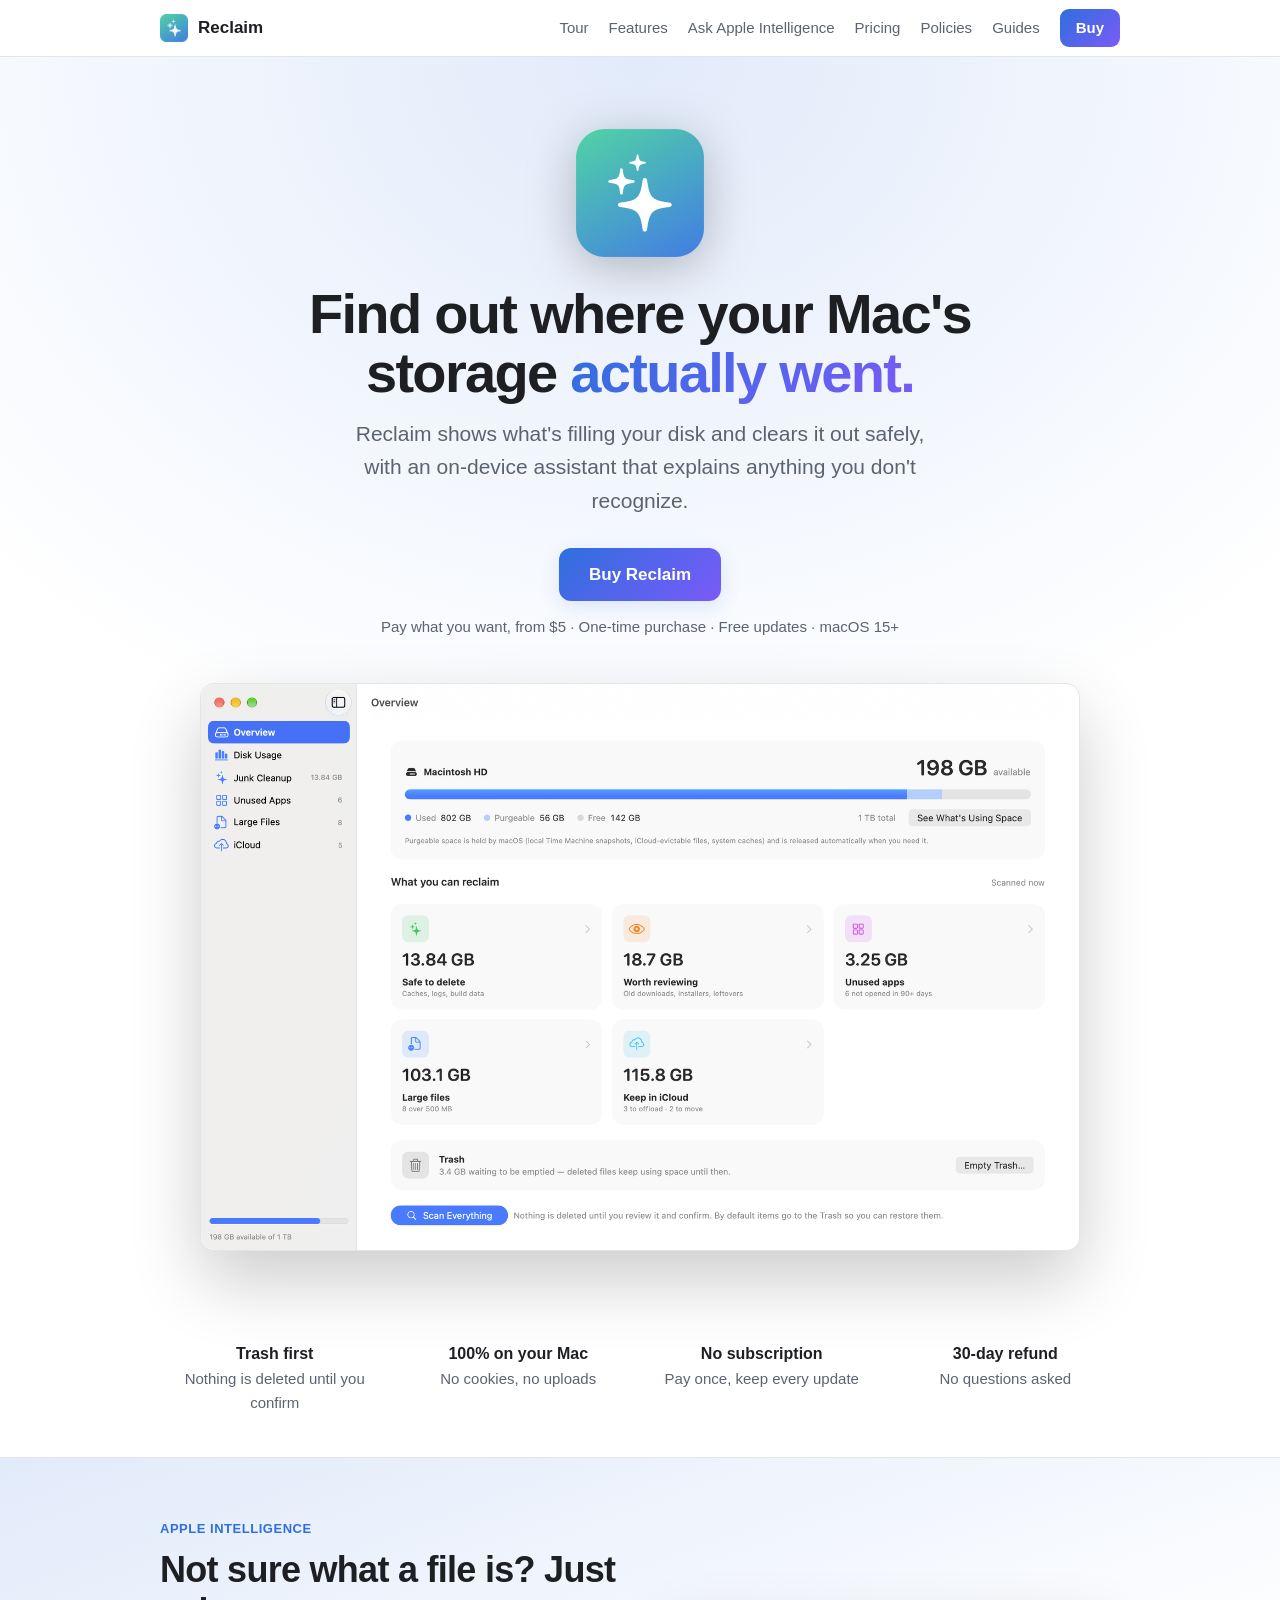
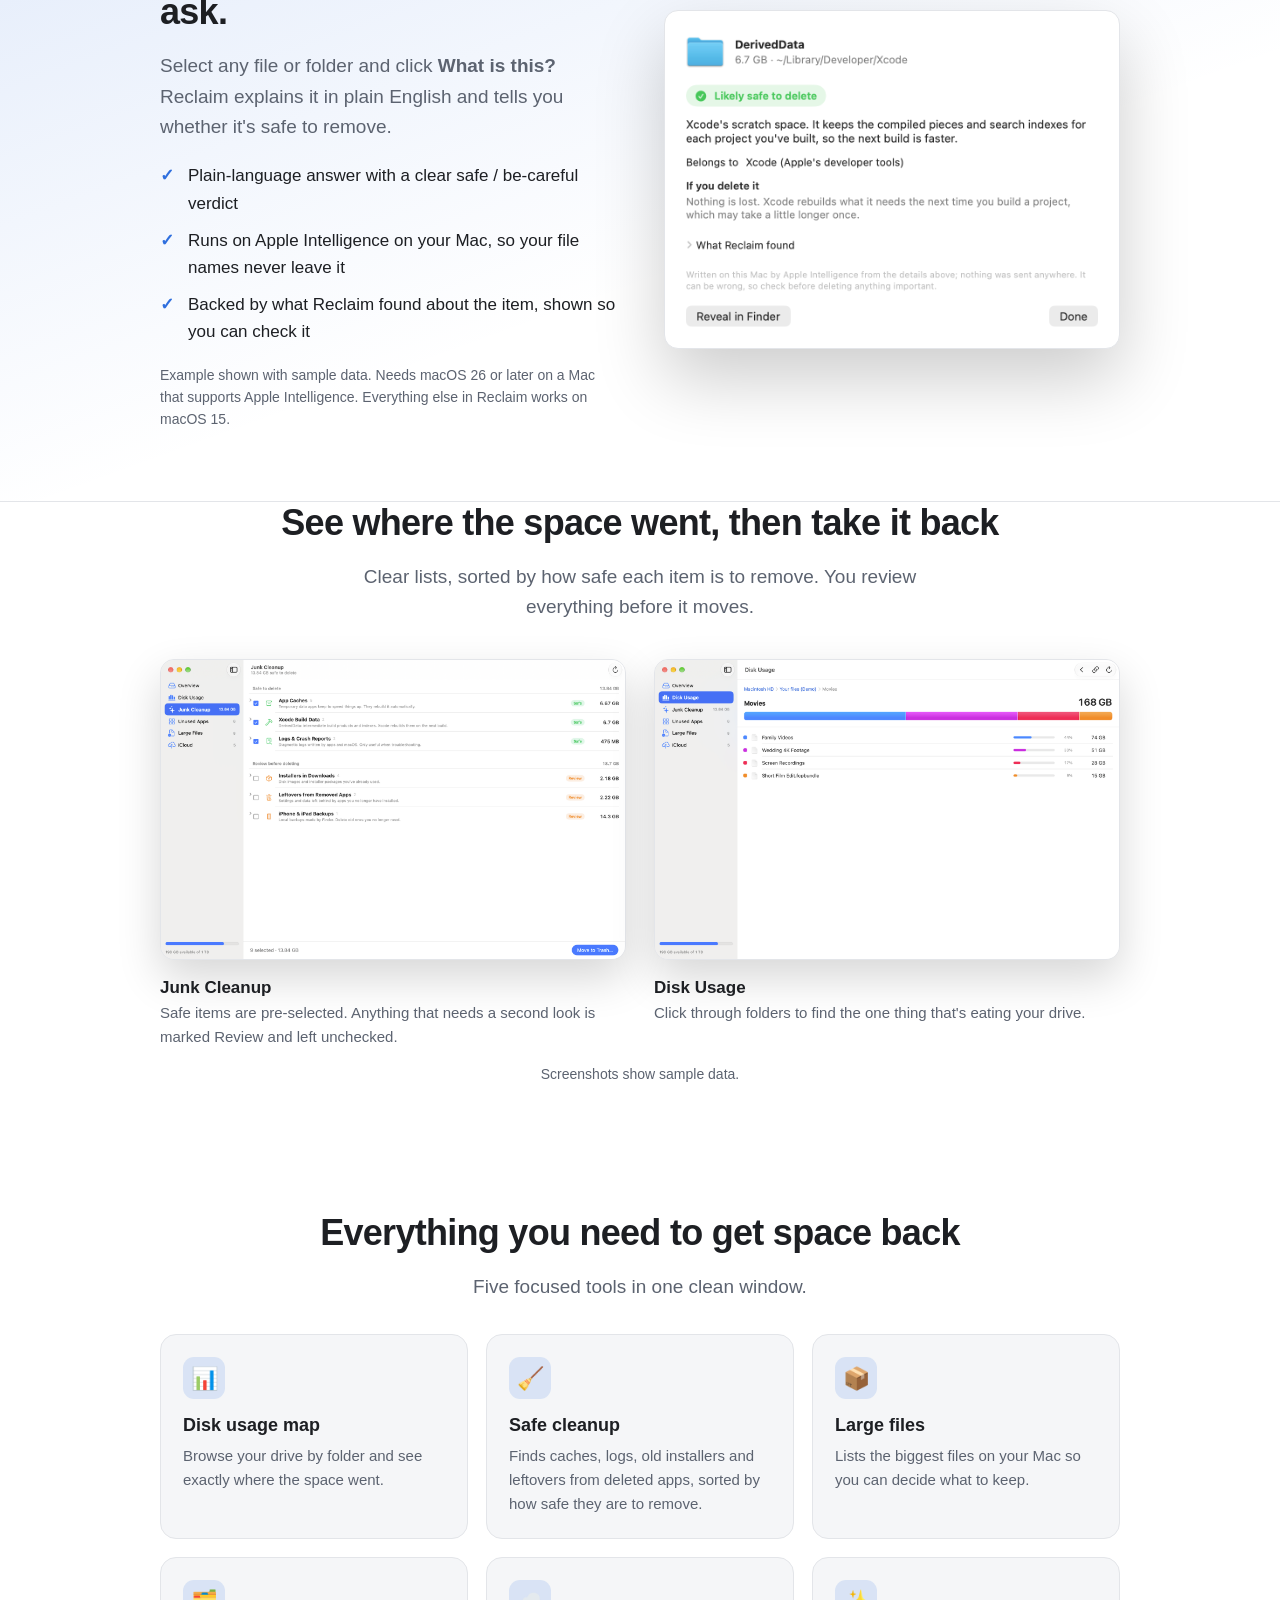
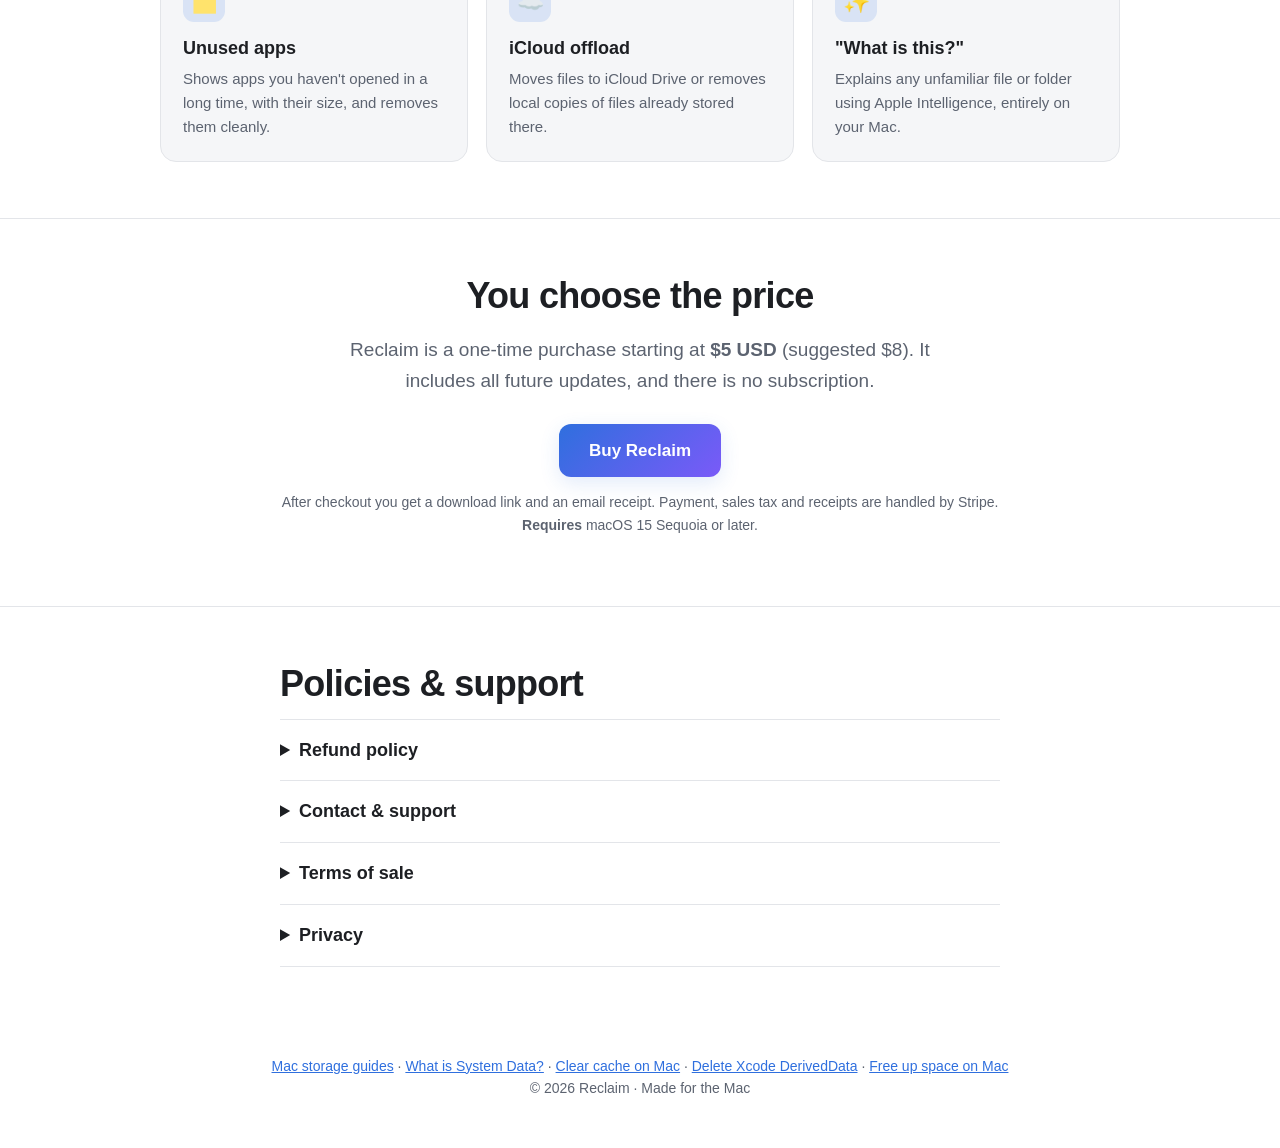
<file: index.html>
<!doctype html>
<html lang="en">
<head>
<meta charset="utf-8">
<meta name="viewport" content="width=device-width, initial-scale=1">
<title>Reclaim — Mac disk space cleaner and analyzer</title>
<meta name="description" content="Reclaim shows what's filling up your Mac and helps you safely clean up caches, old installers, large files and unused apps. One-time purchase from $5.">
<meta name="msvalidate.01" content="8C38E1C2B7DE1169CC4A149E6468E9EB">
<link rel="canonical" href="https://reclaimdiskspace.com/">
<meta property="og:type" content="website">
<meta property="og:site_name" content="Reclaim">
<meta property="og:title" content="Reclaim — Mac disk space cleaner and analyzer">
<meta property="og:description" content="Reclaim shows what's filling up your Mac and helps you safely clean up caches, old installers, large files and unused apps. One-time purchase from $5.">
<meta property="og:url" content="https://reclaimdiskspace.com/">
<meta property="og:image" content="https://reclaimdiskspace.com/og-image.png">
<meta property="og:image:width" content="1200">
<meta property="og:image:height" content="630">
<meta property="og:image:alt" content="Reclaim: see what is filling your Mac and clean it up safely">
<meta name="twitter:card" content="summary_large_image">
<meta name="twitter:title" content="Reclaim — Mac disk space cleaner and analyzer">
<meta name="twitter:description" content="Reclaim shows what's filling up your Mac and helps you safely clean up caches, old installers, large files and unused apps. One-time purchase from $5.">
<meta name="twitter:image" content="https://reclaimdiskspace.com/og-image.png">
<script type="application/ld+json">{"@context": "https://schema.org", "@type": "SoftwareApplication", "name": "Reclaim", "description": "Reclaim shows what's filling up your Mac and helps you safely clean up caches, old installers, large files and unused apps. One-time purchase from $5.", "url": "https://reclaimdiskspace.com/", "image": "https://reclaimdiskspace.com/og-image.png", "applicationCategory": "UtilitiesApplication", "operatingSystem": "macOS 15 or later", "softwareVersion": "1.0", "offers": {"@type": "Offer", "price": "5.00", "priceCurrency": "USD", "url": "https://reclaimdiskspace.com/", "availability": "https://schema.org/InStock"}}</script>
<link rel="icon" type="image/png" href="favicon.png">
<link rel="apple-touch-icon" href="apple-touch-icon.png">
<style>
  :root{--bg:#fff;--surface:#f5f6f8;--text:#1d1f23;--muted:#5c6370;--border:#e3e5e9;--accent:#2f6fde;--accent2:#7a5af8;--accent-text:#fff;--glow:rgba(47,111,222,.14);--bar:rgba(255,255,255,.8)}
  @media (prefers-color-scheme:dark){:root{--bg:#101114;--surface:#1b1d22;--text:#eceef1;--muted:#a2a8b3;--border:#2c2f36;--accent:#5b92f0;--accent2:#9b84ff;--accent-text:#0d1220;--glow:rgba(91,146,240,.18);--bar:rgba(16,17,20,.8)}}
  *{box-sizing:border-box}
  html{scroll-behavior:smooth;scroll-padding-top:70px}
  body{margin:0;background:var(--bg);color:var(--text);font:17px/1.6 -apple-system,BlinkMacSystemFont,"SF Pro Text","Helvetica Neue",Arial,sans-serif}
  a{color:var(--accent)}
  .wrap{max-width:1000px;margin:0 auto;padding:0 20px}
  .narrow{max-width:760px}
  .topbar{position:sticky;top:0;z-index:10;background:var(--bar);backdrop-filter:blur(14px);-webkit-backdrop-filter:blur(14px);border-bottom:1px solid var(--border)}
  .topbar .wrap{display:flex;align-items:center;justify-content:space-between;height:56px}
  .brand{display:flex;align-items:center;gap:10px;font-weight:650;color:var(--text);text-decoration:none}
  .brand img{width:28px;height:28px}
  .topbar nav a{color:var(--muted);text-decoration:none;font-size:15px;margin-left:20px}
  .topbar nav a:hover{color:var(--text)}
  .topbar nav a.btn,.topbar nav a.btn:hover{color:#fff}
  .btn{display:inline-block;background:linear-gradient(135deg,var(--accent),var(--accent2));color:#fff;text-decoration:none;font-weight:600;padding:13px 30px;border-radius:12px;box-shadow:0 6px 20px var(--glow);transition:transform .15s}
  .btn:hover{transform:translateY(-1px)}
  .btn.small-btn{padding:7px 16px;font-size:15px;border-radius:9px;margin-left:20px;box-shadow:none}
  .hero{text-align:center;padding:72px 0 48px;background:radial-gradient(ellipse 70% 60% at 50% 0%,var(--glow),transparent)}
  .hero img.icon{width:128px;height:128px;filter:drop-shadow(0 10px 24px rgba(0,0,0,.25))}
  h1{font-size:56px;line-height:1.05;margin:20px auto 14px;letter-spacing:-.03em;max-width:760px}
  h1 em{font-style:normal;background:linear-gradient(135deg,var(--accent),var(--accent2));-webkit-background-clip:text;background-clip:text;color:transparent}
  .tagline{font-size:21px;color:var(--muted);margin:0 auto 30px;max-width:580px}
  .price{color:var(--muted);font-size:15px;margin-top:14px}
  .shot{margin:44px auto 0;max-width:880px;border-radius:14px;overflow:hidden;border:1px solid var(--border);background:var(--surface);box-shadow:0 30px 70px rgba(0,0,0,.2)}
  .shot .chrome{height:36px;background:var(--surface);border-bottom:1px solid var(--border);display:flex;align-items:center;gap:7px;padding-left:14px}
  .shot .chrome i{width:12px;height:12px;border-radius:50%;background:#ff5f57}
  .shot .chrome i:nth-child(2){background:#febc2e}.shot .chrome i:nth-child(3){background:#28c840}
  .shot .body{aspect-ratio:16/10;display:flex;align-items:center;justify-content:center;color:var(--muted);font-size:15px;text-align:center;padding:20px}
  .shot img{display:block;width:100%;height:auto}
  .trust{display:grid;grid-template-columns:repeat(auto-fit,minmax(200px,1fr));gap:14px;padding:36px 0}
  .trust div{text-align:center;font-size:15px;color:var(--muted);padding:6px 10px}
  .trust b{display:block;color:var(--text);font-size:16px}
  section{padding:56px 0}
  .center{text-align:center}
  h2{font-size:36px;line-height:1.15;margin:0 0 14px;letter-spacing:-.02em}
  h3{font-size:18px;margin:0 0 4px}
  .lead{font-size:19px;color:var(--muted);max-width:640px}
  .center .lead{margin-left:auto;margin-right:auto}
  .features{display:grid;grid-template-columns:repeat(auto-fit,minmax(270px,1fr));gap:18px;margin-top:32px}
  .card{background:var(--surface);border:1px solid var(--border);border-radius:16px;padding:22px}
  .card p{margin:0;color:var(--muted);font-size:15px}
  .tile{width:42px;height:42px;border-radius:11px;display:flex;align-items:center;justify-content:center;font-size:22px;margin-bottom:12px;background:var(--glow)}
  .ai{background:linear-gradient(160deg,var(--glow),transparent 60%);border-top:1px solid var(--border);border-bottom:1px solid var(--border)}
  .ai .grid{display:grid;grid-template-columns:1fr 1fr;gap:48px;align-items:center}
  .badge{display:inline-block;font-size:13px;font-weight:600;letter-spacing:.04em;text-transform:uppercase;color:var(--accent);margin-bottom:10px}
  .checks{list-style:none;padding:0;margin:20px 0 0}
  .checks li{padding-left:28px;position:relative;margin:10px 0}
  .checks li:before{content:"✓";position:absolute;left:0;color:var(--accent);font-weight:700}
  .ai .shot{margin:0}
  .ai .shot{background:#fff}
  .small{font-size:14px;color:var(--muted)}
  .center.small,p.small.center{text-align:center}
  .gallery{display:grid;grid-template-columns:1fr 1fr;gap:28px;margin:36px 0 12px}
  .gallery .shot{margin:0;box-shadow:0 18px 44px rgba(0,0,0,.16)}
  .gallery figure{margin:0}
  .gallery figcaption{margin-top:14px;font-size:15px;color:var(--muted)}
  .gallery figcaption b{display:block;color:var(--text);font-size:17px}
  .cta{text-align:center;padding:64px 0}
  details{border-top:1px solid var(--border);padding:16px 0}
  details:last-of-type{border-bottom:1px solid var(--border)}
  summary{cursor:pointer;font-weight:600;font-size:18px}
  details p,details ul{color:var(--muted);font-size:16px}
  footer{padding:32px 0 48px;text-align:center;font-size:14px;color:var(--muted)}
  @media(max-width:760px){.gallery{grid-template-columns:1fr}h1{font-size:38px}.tagline{font-size:18px}h2{font-size:28px}.ai .grid{grid-template-columns:1fr;gap:28px}.topbar nav a:not(.btn){display:none}}
</style>
<script src="https://web-75408198190.us-east4.run.app/t.js" defer></script>
</head>
<body>
<div class="topbar"><div class="wrap">
  <a class="brand" href="#top"><img src="icon.png" alt="">Reclaim</a>
  <nav><a href="#tour">Tour</a><a href="#features">Features</a><a href="#ask">Ask Apple Intelligence</a><a href="#pricing">Pricing</a><a href="#details">Policies</a><a href="/guides/">Guides</a><a class="btn small-btn" href="https://buy.stripe.com/5kQ5kC1Oa34VeZZdZm0kE00">Buy</a></nav>
</div></div>

<header class="hero" id="top"><div class="wrap">
  <img class="icon" src="icon.png" alt="Reclaim app icon">
  <h1>Find out where your Mac's storage <em>actually went.</em></h1>
  <p class="tagline">Reclaim shows what's filling your disk and clears it out safely, with an on-device assistant that explains anything you don't recognize.</p>
  <a class="btn" id="buy" href="https://buy.stripe.com/5kQ5kC1Oa34VeZZdZm0kE00">Buy Reclaim</a>
  <p class="price">Pay what you want, from $5 · One-time purchase · Free updates · macOS 15+</p>
  <div class="shot"><img src="screenshots/overview.png" width="1600" height="1032" alt="Reclaim's Overview screen showing disk space available and what can be reclaimed"></div>
</div></header>

<div class="wrap"><div class="trust">
  <div><b>Trash first</b>Nothing is deleted until you confirm</div>
  <div><b>100% on your Mac</b>No cookies, no uploads</div>
  <div><b>No subscription</b>Pay once, keep every update</div>
  <div><b>30-day refund</b>No questions asked</div>
</div></div>

<section id="ask" class="ai"><div class="wrap"><div class="grid">
  <div>
    <span class="badge">Apple Intelligence</span>
    <h2>Not sure what a file is? Just ask.</h2>
    <p class="lead">Select any file or folder and click <strong>What is this?</strong> Reclaim explains it in plain English and tells you whether it's safe to remove.</p>
    <ul class="checks">
      <li>Plain-language answer with a clear safe / be-careful verdict</li>
      <li>Runs on Apple Intelligence on your Mac, so your file names never leave it</li>
      <li>Backed by what Reclaim found about the item, shown so you can check it</li>
    </ul>
    <p class="small" style="margin-top:18px">Example shown with sample data. Needs macOS 26 or later on a Mac that supports Apple Intelligence. Everything else in Reclaim works on macOS 15.</p>
  </div>
  <div class="shot"><img src="screenshots/what-is-this.png" width="1040" height="772" alt="Reclaim's What is this? sheet explaining a folder and marking it likely safe to delete" loading="lazy"></div>
</div></div></section>

<section id="tour" style="padding-top:0"><div class="wrap">
  <div class="center"><h2>See where the space went, then take it back</h2><p class="lead">Clear lists, sorted by how safe each item is to remove. You review everything before it moves.</p></div>
  <div class="gallery">
    <figure><div class="shot"><img src="screenshots/junk-cleanup.png" width="1600" height="1032" alt="Junk Cleanup lists caches and build data marked Safe, and installers and old backups marked Review" loading="lazy"></div><figcaption><b>Junk Cleanup</b>Safe items are pre-selected. Anything that needs a second look is marked Review and left unchecked.</figcaption></figure>
    <figure><div class="shot"><img src="screenshots/disk-usage.png" width="1600" height="1032" alt="Disk Usage breaking a Movies folder into its biggest subfolders" loading="lazy"></div><figcaption><b>Disk Usage</b>Click through folders to find the one thing that's eating your drive.</figcaption></figure>
  </div>
  <p class="small center">Screenshots show sample data.</p>
</div></section>

<section id="features"><div class="wrap">
  <div class="center"><h2>Everything you need to get space back</h2><p class="lead">Five focused tools in one clean window.</p></div>
  <div class="features">
    <div class="card"><div class="tile">📊</div><h3>Disk usage map</h3><p>Browse your drive by folder and see exactly where the space went.</p></div>
    <div class="card"><div class="tile">🧹</div><h3>Safe cleanup</h3><p>Finds caches, logs, old installers and leftovers from deleted apps, sorted by how safe they are to remove.</p></div>
    <div class="card"><div class="tile">📦</div><h3>Large files</h3><p>Lists the biggest files on your Mac so you can decide what to keep.</p></div>
    <div class="card"><div class="tile">🗂️</div><h3>Unused apps</h3><p>Shows apps you haven't opened in a long time, with their size, and removes them cleanly.</p></div>
    <div class="card"><div class="tile">☁️</div><h3>iCloud offload</h3><p>Moves files to iCloud Drive or removes local copies of files already stored there.</p></div>
    <div class="card"><div class="tile">✨</div><h3>"What is this?"</h3><p>Explains any unfamiliar file or folder using Apple Intelligence, entirely on your Mac.</p></div>
  </div>
</div></section>

<section id="pricing" class="center" style="border-top:1px solid var(--border)"><div class="wrap narrow">
  <h2>You choose the price</h2>
  <p class="lead">Reclaim is a one-time purchase starting at <strong>$5 USD</strong> (suggested $8). It includes all future updates, and there is no subscription.</p>
  <p style="margin:28px 0 8px"><a class="btn" href="https://buy.stripe.com/5kQ5kC1Oa34VeZZdZm0kE00">Buy Reclaim</a></p>
  <p class="small">After checkout you get a download link and an email receipt. Payment, sales tax and receipts are handled by Stripe.<br><strong>Requires</strong> macOS 15 Sequoia or later.</p>
</div></section>

<section id="details" style="border-top:1px solid var(--border)"><div class="wrap narrow">
  <h2>Policies &amp; support</h2>
  <details id="refunds"><summary>Refund policy</summary><p>If Reclaim doesn't work for you, email us within <strong>30 days</strong> of purchase and we'll refund you in full. No questions asked.</p></details>
  <details id="contact"><summary>Contact &amp; support</summary><p>Questions, problems or refund requests: <a href="mailto:support@reclaimdiskspace.com">support@reclaimdiskspace.com</a>. We usually reply within two business days.</p></details>
  <details id="terms"><summary>Terms of sale</summary><ul>
    <li>Your purchase gives you a personal license to use Reclaim on Macs you own or control.</li>
    <li>Reclaim moves files to the Trash by default. Permanent deletion only happens when you choose it. Please keep backups of important files. We aren't responsible for data you choose to delete.</li>
    <li>Reclaim is provided "as is", without warranties of any kind, to the extent the law allows.</li>
    <li>We may update these terms. The version on this page applies to new purchases.</li></ul></details>
  <details id="privacy"><summary>Privacy</summary><ul>
    <li>The Reclaim app runs entirely on your Mac. It doesn't collect analytics, track you, or send your files or file names anywhere.</li>
    <li>This website uses <a href="https://www.goatcounter.com">GoatCounter</a>, a privacy-friendly visit counter, to see how many people visit and which pages they read. It sets no cookies and doesn't store your IP address or any personal information. It records only the page visited, where you came from, your browser and screen size, and your country.</li>
    <li>We also run our own visit counter that works the same way: no cookies, and your IP address is never stored (it is only used, with your browser type, to count a visit once per day). It records the page, where you came from (including any campaign tags in the link), your browser and device type, which outside links you click, and whether a visit ended in a purchase.</li>
    <li>File explanations use Apple Intelligence on your Mac, not an online service.</li>
    <li>When you buy, Stripe processes your payment and receives your email and payment details under <a href="https://stripe.com/privacy">Stripe's privacy policy</a>. We only receive your email and order details so we can send your download and support you.</li></ul></details>
</div></section>

<footer><div class="wrap"><a href="/guides/">Mac storage guides</a> · <a href="/guides/what-is-system-data-on-mac/">What is System Data?</a> · <a href="/guides/clear-cache-on-mac/">Clear cache on Mac</a> · <a href="/guides/delete-xcode-derived-data/">Delete Xcode DerivedData</a> · <a href="/guides/free-up-space-on-mac/">Free up space on Mac</a><br>© 2026 Reclaim · Made for the Mac</div></footer>
<script>
  function openHash(){var e=document.querySelector(location.hash||'#none');if(e&&e.tagName==='DETAILS'){e.open=true;e.scrollIntoView()}}
  addEventListener('hashchange',openHash);openHash();
</script>
<script data-goatcounter="https://reclaim.goatcounter.com/count" async src="https://gc.zgo.at/count.js"></script>
</body>
</html>
</file>
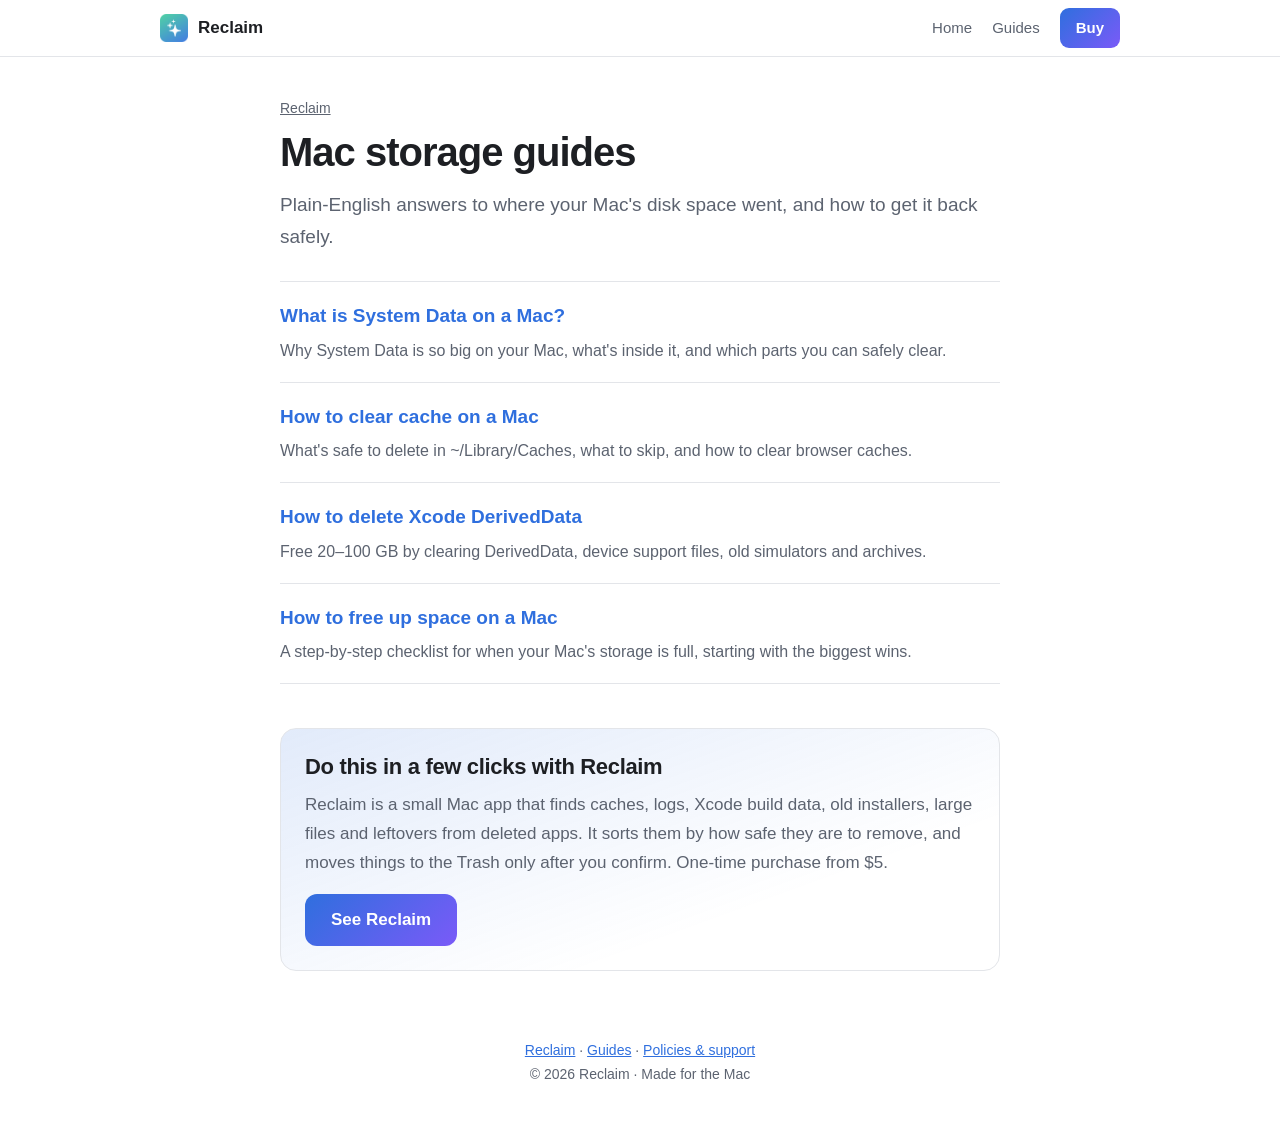
<file: guides/index.html>
<!doctype html>
<html lang="en">
<head>
<meta charset="utf-8">
<meta name="viewport" content="width=device-width, initial-scale=1">
<title>Mac Storage Guides — Reclaim</title>
<meta name="description" content="Plain-English guides to freeing up disk space on a Mac: System Data, caches, Xcode DerivedData and more.">
<link rel="canonical" href="https://reclaimdiskspace.com/guides/">
<meta property="og:type" content="website">
<meta property="og:site_name" content="Reclaim">
<meta property="og:title" content="Mac Storage Guides — Reclaim">
<meta property="og:description" content="Plain-English guides to freeing up disk space on a Mac: System Data, caches, Xcode DerivedData and more.">
<meta property="og:url" content="https://reclaimdiskspace.com/guides/">
<meta property="og:image" content="https://reclaimdiskspace.com/og-image.png">
<meta name="twitter:card" content="summary_large_image">

<link rel="icon" type="image/png" href="/favicon.png">
<link rel="apple-touch-icon" href="/apple-touch-icon.png">
<link rel="stylesheet" href="/guides/guide.css">
<script src="https://web-75408198190.us-east4.run.app/t.js" defer></script>
</head>
<body>
<div class="topbar"><div class="wrap">
  <a class="brand" href="/"><img src="/icon.png" alt="">Reclaim</a>
  <nav><a href="/">Home</a><a href="/guides/">Guides</a><a class="btn" href="https://buy.stripe.com/5kQ5kC1Oa34VeZZdZm0kE00">Buy</a></nav>
</div></div>
<main class="wrap"><article>
<div class="crumbs"><a href="/">Reclaim</a></div>
<h1>Mac storage guides</h1>
<p class="intro">Plain-English answers to where your Mac's disk space went, and how to get it back safely.</p>
<ul class="list">
<li><a href="/guides/what-is-system-data-on-mac/">What is System Data on a Mac?</a><p>Why System Data is so big on your Mac, what&#x27;s inside it, and which parts you can safely clear.</p></li>
<li><a href="/guides/clear-cache-on-mac/">How to clear cache on a Mac</a><p>What&#x27;s safe to delete in ~/Library/Caches, what to skip, and how to clear browser caches.</p></li>
<li><a href="/guides/delete-xcode-derived-data/">How to delete Xcode DerivedData</a><p>Free 20–100 GB by clearing DerivedData, device support files, old simulators and archives.</p></li>
<li><a href="/guides/free-up-space-on-mac/">How to free up space on a Mac</a><p>A step-by-step checklist for when your Mac&#x27;s storage is full, starting with the biggest wins.</p></li>
</ul>
<div class="cta">
  <h2>Do this in a few clicks with Reclaim</h2>
  <p>Reclaim is a small Mac app that finds caches, logs, Xcode build data, old installers, large files and leftovers from deleted apps. It sorts them by how safe they are to remove, and moves things to the Trash only after you confirm. One-time purchase from $5.</p>
  <a class="btn" href="/">See Reclaim</a>
</div>
</article></main>
<footer><div class="wrap"><a href="/">Reclaim</a> · <a href="/guides/">Guides</a> · <a href="/#details">Policies &amp; support</a><br>© 2026 Reclaim · Made for the Mac</div></footer>
<script data-goatcounter="https://reclaim.goatcounter.com/count" async src="https://gc.zgo.at/count.js"></script>
</body>
</html>
</file>
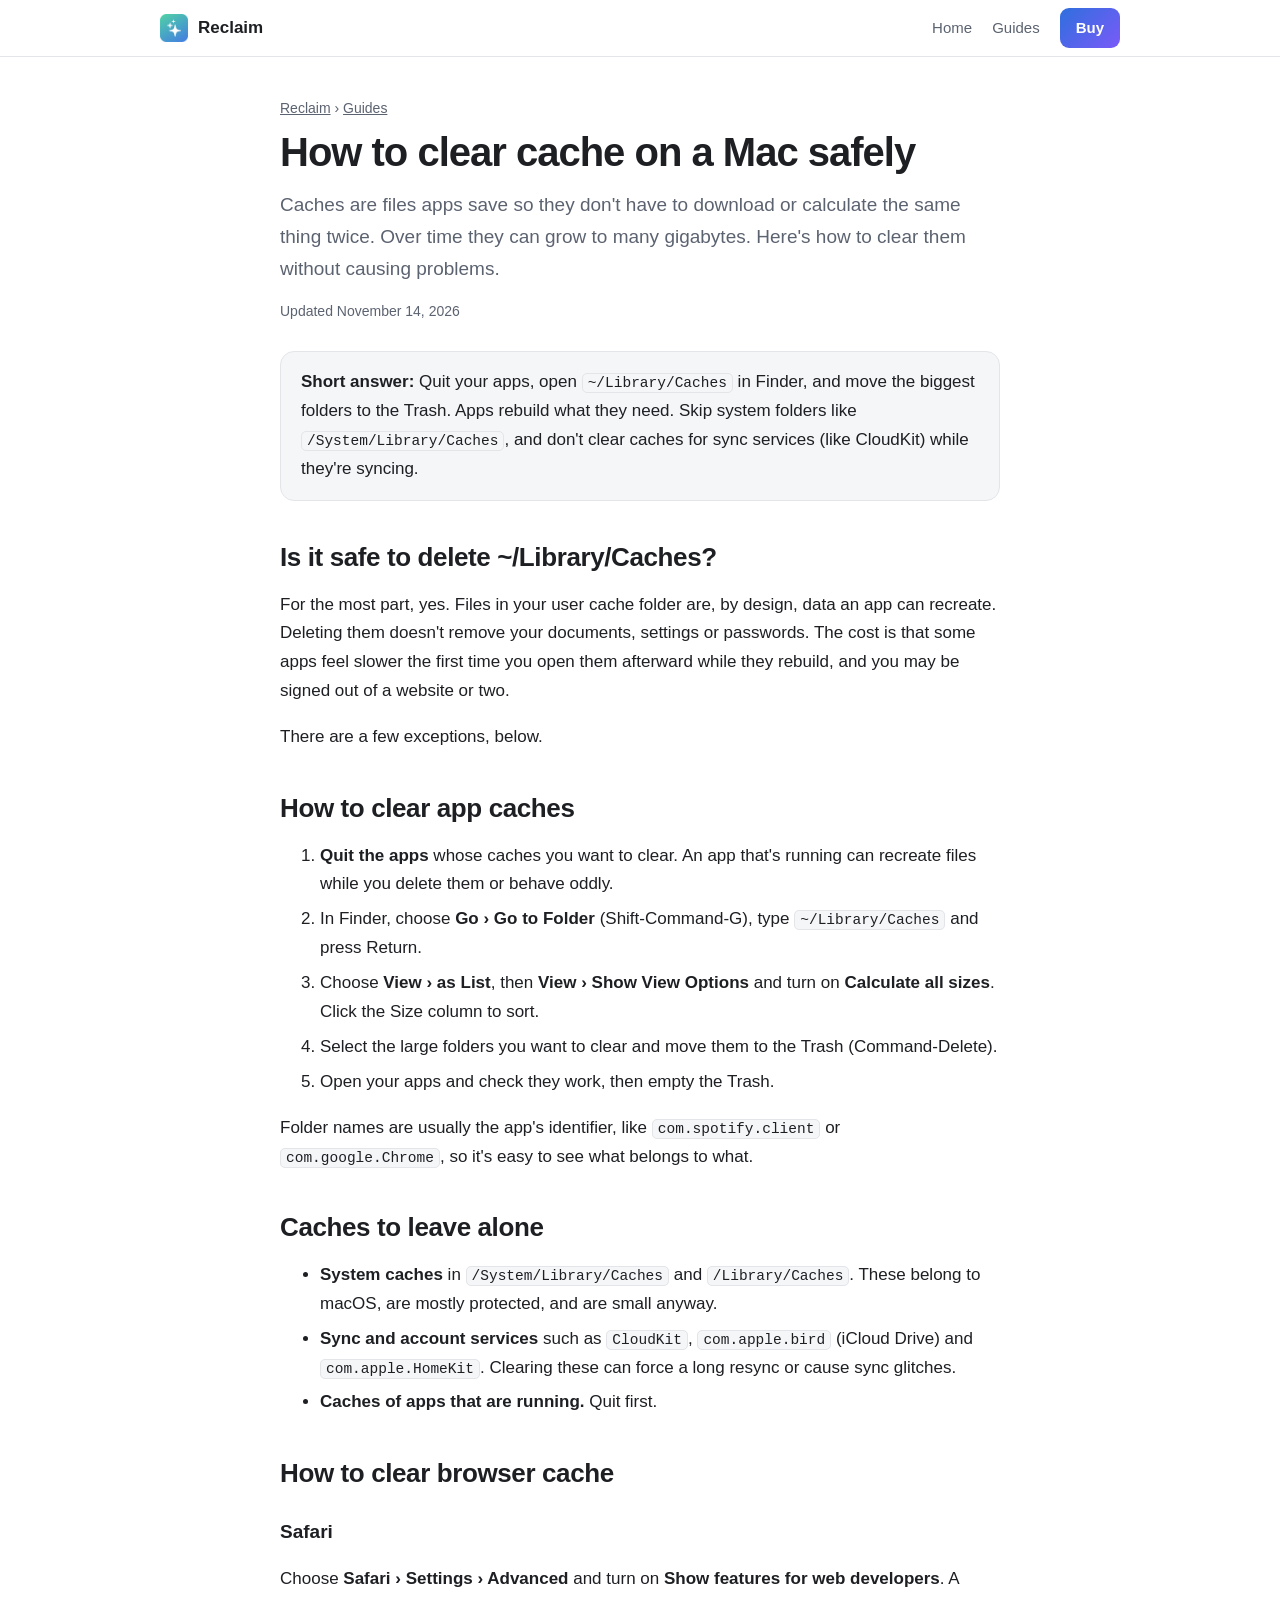
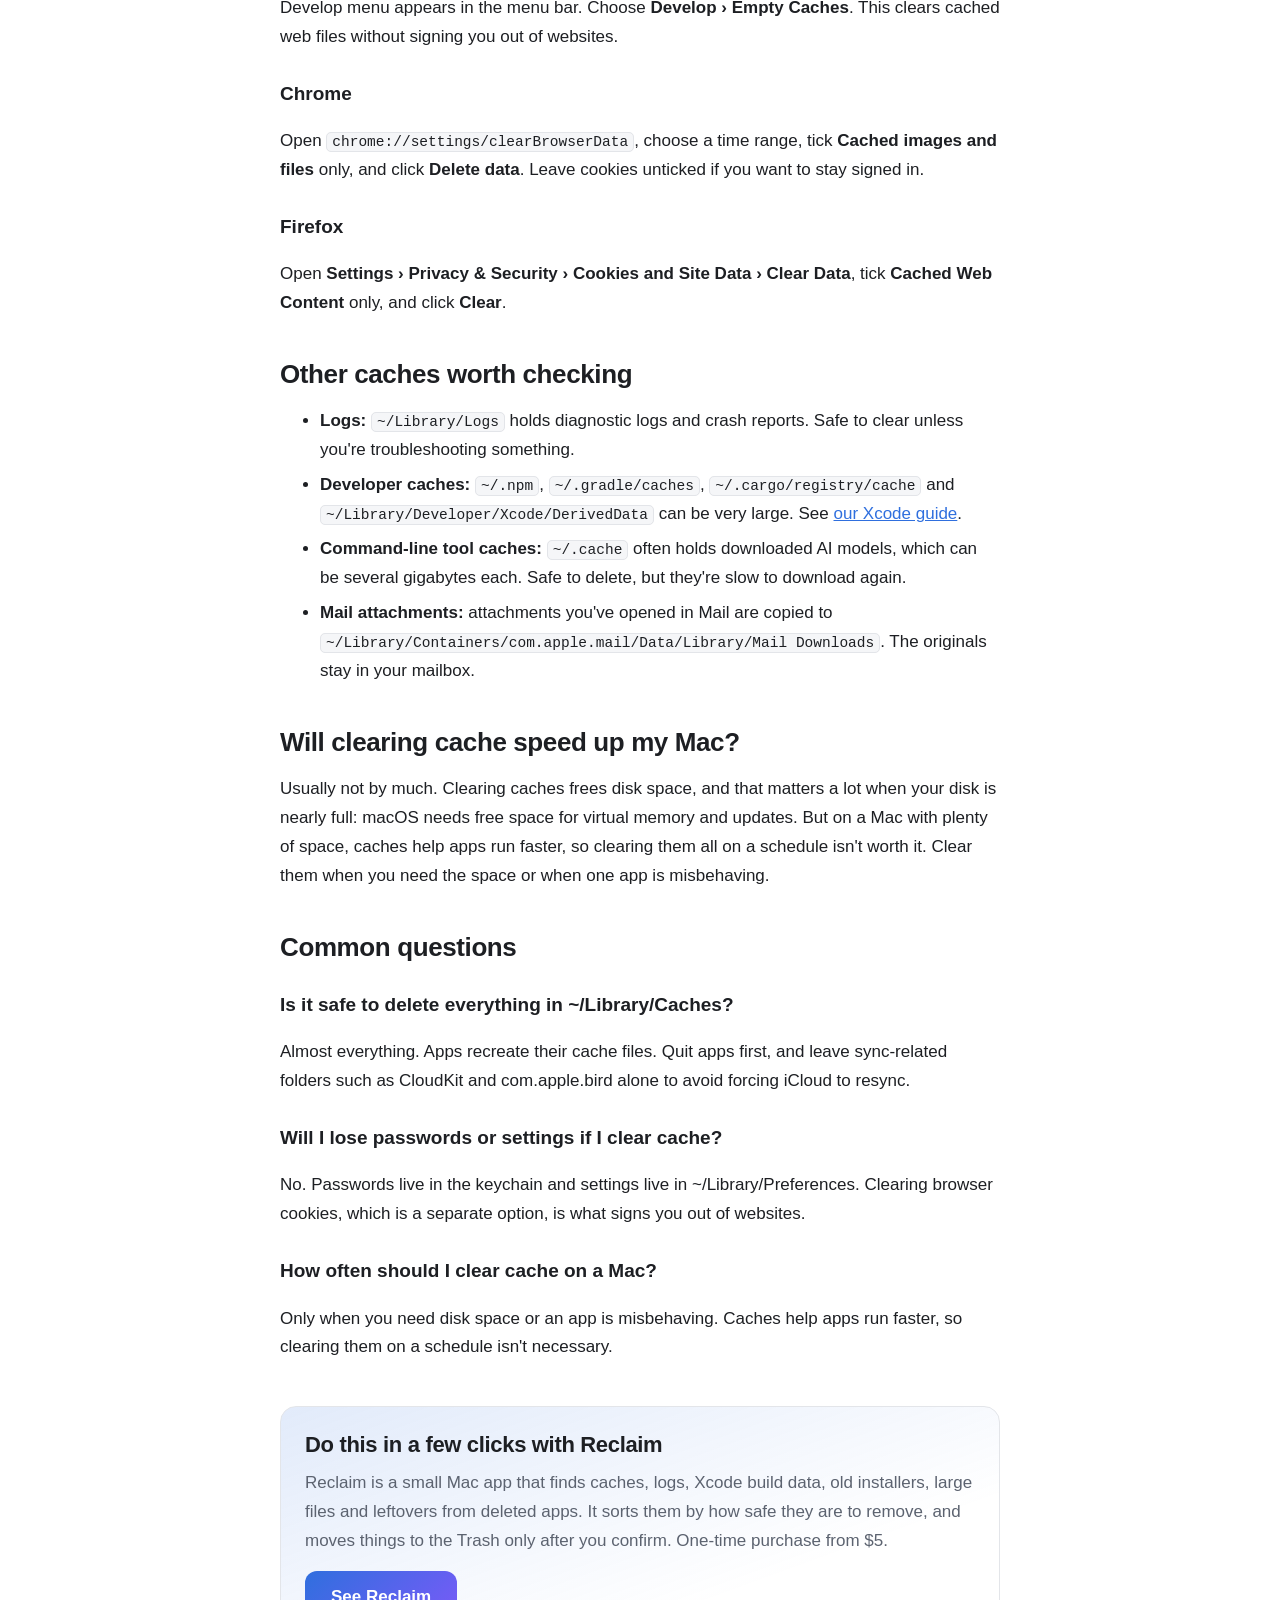
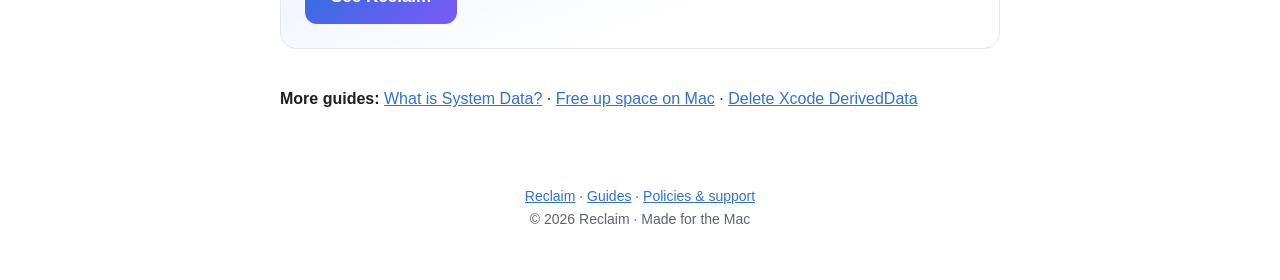
<file: guides/clear-cache-on-mac/index.html>
<!doctype html>
<html lang="en">
<head>
<meta charset="utf-8">
<meta name="viewport" content="width=device-width, initial-scale=1">
<title>How to Clear Cache on Mac Safely (and Which Caches to Skip)</title>
<meta name="description" content="Is it safe to delete ~/Library/Caches? Yes, mostly. Here&#x27;s how to clear app and browser caches on a Mac, which folders to skip, and what to expect afterward.">
<link rel="canonical" href="https://reclaimdiskspace.com/guides/clear-cache-on-mac/">
<meta property="og:type" content="article">
<meta property="og:site_name" content="Reclaim">
<meta property="og:title" content="How to Clear Cache on Mac Safely (and Which Caches to Skip)">
<meta property="og:description" content="Is it safe to delete ~/Library/Caches? Yes, mostly. Here&#x27;s how to clear app and browser caches on a Mac, which folders to skip, and what to expect afterward.">
<meta property="og:url" content="https://reclaimdiskspace.com/guides/clear-cache-on-mac/">
<meta property="og:image" content="https://reclaimdiskspace.com/og-image.png">
<meta name="twitter:card" content="summary_large_image">
<script type="application/ld+json">{"@context": "https://schema.org", "@type": "Article", "headline": "How to clear cache on a Mac safely", "description": "Is it safe to delete ~/Library/Caches? Yes, mostly. Here's how to clear app and browser caches on a Mac, which folders to skip, and what to expect afterward.", "url": "https://reclaimdiskspace.com/guides/clear-cache-on-mac/", "datePublished": "2026-11-14", "dateModified": "2026-11-14", "image": "https://reclaimdiskspace.com/og-image.png", "author": {"@type": "Organization", "name": "Reclaim", "url": "https://reclaimdiskspace.com/"}, "publisher": {"@type": "Organization", "name": "Reclaim", "url": "https://reclaimdiskspace.com/", "logo": {"@type": "ImageObject", "url": "https://reclaimdiskspace.com/icon.png"}}}</script>
<script type="application/ld+json">{"@context": "https://schema.org", "@type": "BreadcrumbList", "itemListElement": [{"@type": "ListItem", "position": 1, "name": "Reclaim", "item": "https://reclaimdiskspace.com/"}, {"@type": "ListItem", "position": 2, "name": "Guides", "item": "https://reclaimdiskspace.com/guides/"}, {"@type": "ListItem", "position": 3, "name": "How to clear cache on a Mac safely", "item": "https://reclaimdiskspace.com/guides/clear-cache-on-mac/"}]}</script>
<script type="application/ld+json">{"@context": "https://schema.org", "@type": "FAQPage", "mainEntity": [{"@type": "Question", "name": "Is it safe to delete everything in ~/Library/Caches?", "acceptedAnswer": {"@type": "Answer", "text": "Almost everything. Apps recreate their cache files. Quit apps first, and leave sync-related folders such as CloudKit and com.apple.bird alone to avoid forcing iCloud to resync."}}, {"@type": "Question", "name": "Will I lose passwords or settings if I clear cache?", "acceptedAnswer": {"@type": "Answer", "text": "No. Passwords live in the keychain and settings live in ~/Library/Preferences. Clearing browser cookies, which is a separate option, is what signs you out of websites."}}, {"@type": "Question", "name": "How often should I clear cache on a Mac?", "acceptedAnswer": {"@type": "Answer", "text": "Only when you need disk space or an app is misbehaving. Caches help apps run faster, so clearing them on a schedule isn't necessary."}}]}</script>
<link rel="icon" type="image/png" href="/favicon.png">
<link rel="apple-touch-icon" href="/apple-touch-icon.png">
<link rel="stylesheet" href="/guides/guide.css">
<script src="https://web-75408198190.us-east4.run.app/t.js" defer></script>
</head>
<body>
<div class="topbar"><div class="wrap">
  <a class="brand" href="/"><img src="/icon.png" alt="">Reclaim</a>
  <nav><a href="/">Home</a><a href="/guides/">Guides</a><a class="btn" href="https://buy.stripe.com/5kQ5kC1Oa34VeZZdZm0kE00">Buy</a></nav>
</div></div>
<main class="wrap"><article>
<div class="crumbs"><a href="/">Reclaim</a> › <a href="/guides/">Guides</a></div>
<h1>How to clear cache on a Mac safely</h1>
<p class="intro">Caches are files apps save so they don't have to download or calculate the same thing twice. Over time they can grow to many gigabytes. Here's how to clear them without causing problems.</p>
<p class="meta">Updated November 14, 2026</p>
<div class="tldr"><p><strong>Short answer:</strong> Quit your apps, open <code>~/Library/Caches</code> in Finder, and move the biggest folders to the Trash. Apps rebuild what they need. Skip system folders like <code>/System/Library/Caches</code>, and don't clear caches for sync services (like CloudKit) while they're syncing.</p></div>

<h2>Is it safe to delete ~/Library/Caches?</h2>
<p>For the most part, yes. Files in your user cache folder are, by design, data an app can recreate. Deleting them doesn't remove your documents, settings or passwords. The cost is that some apps feel slower the first time you open them afterward while they rebuild, and you may be signed out of a website or two.</p>
<p>There are a few exceptions, below.</p>

<h2>How to clear app caches</h2>
<ol>
<li><strong>Quit the apps</strong> whose caches you want to clear. An app that's running can recreate files while you delete them or behave oddly.</li>
<li>In Finder, choose <strong>Go › Go to Folder</strong> (Shift-Command-G), type <code>~/Library/Caches</code> and press Return.</li>
<li>Choose <strong>View › as List</strong>, then <strong>View › Show View Options</strong> and turn on <strong>Calculate all sizes</strong>. Click the Size column to sort.</li>
<li>Select the large folders you want to clear and move them to the Trash (Command-Delete).</li>
<li>Open your apps and check they work, then empty the Trash.</li>
</ol>
<p>Folder names are usually the app's identifier, like <code>com.spotify.client</code> or <code>com.google.Chrome</code>, so it's easy to see what belongs to what.</p>

<h2>Caches to leave alone</h2>
<ul>
<li><strong>System caches</strong> in <code>/System/Library/Caches</code> and <code>/Library/Caches</code>. These belong to macOS, are mostly protected, and are small anyway.</li>
<li><strong>Sync and account services</strong> such as <code>CloudKit</code>, <code>com.apple.bird</code> (iCloud Drive) and <code>com.apple.HomeKit</code>. Clearing these can force a long resync or cause sync glitches.</li>
<li><strong>Caches of apps that are running.</strong> Quit first.</li>
</ul>

<h2>How to clear browser cache</h2>
<h3>Safari</h3>
<p>Choose <strong>Safari › Settings › Advanced</strong> and turn on <strong>Show features for web developers</strong>. A Develop menu appears in the menu bar. Choose <strong>Develop › Empty Caches</strong>. This clears cached web files without signing you out of websites.</p>
<h3>Chrome</h3>
<p>Open <code>chrome://settings/clearBrowserData</code>, choose a time range, tick <strong>Cached images and files</strong> only, and click <strong>Delete data</strong>. Leave cookies unticked if you want to stay signed in.</p>
<h3>Firefox</h3>
<p>Open <strong>Settings › Privacy &amp; Security › Cookies and Site Data › Clear Data</strong>, tick <strong>Cached Web Content</strong> only, and click <strong>Clear</strong>.</p>

<h2>Other caches worth checking</h2>
<ul>
<li><strong>Logs:</strong> <code>~/Library/Logs</code> holds diagnostic logs and crash reports. Safe to clear unless you're troubleshooting something.</li>
<li><strong>Developer caches:</strong> <code>~/.npm</code>, <code>~/.gradle/caches</code>, <code>~/.cargo/registry/cache</code> and <code>~/Library/Developer/Xcode/DerivedData</code> can be very large. See <a href="/guides/delete-xcode-derived-data/">our Xcode guide</a>.</li>
<li><strong>Command-line tool caches:</strong> <code>~/.cache</code> often holds downloaded AI models, which can be several gigabytes each. Safe to delete, but they're slow to download again.</li>
<li><strong>Mail attachments:</strong> attachments you've opened in Mail are copied to <code>~/Library/Containers/com.apple.mail/Data/Library/Mail Downloads</code>. The originals stay in your mailbox.</li>
</ul>

<h2>Will clearing cache speed up my Mac?</h2>
<p>Usually not by much. Clearing caches frees disk space, and that matters a lot when your disk is nearly full: macOS needs free space for virtual memory and updates. But on a Mac with plenty of space, caches help apps run faster, so clearing them all on a schedule isn't worth it. Clear them when you need the space or when one app is misbehaving.</p>
<h2>Common questions</h2>
<h3>Is it safe to delete everything in ~/Library/Caches?</h3>
<p>Almost everything. Apps recreate their cache files. Quit apps first, and leave sync-related folders such as CloudKit and com.apple.bird alone to avoid forcing iCloud to resync.</p>
<h3>Will I lose passwords or settings if I clear cache?</h3>
<p>No. Passwords live in the keychain and settings live in ~/Library/Preferences. Clearing browser cookies, which is a separate option, is what signs you out of websites.</p>
<h3>How often should I clear cache on a Mac?</h3>
<p>Only when you need disk space or an app is misbehaving. Caches help apps run faster, so clearing them on a schedule isn&#x27;t necessary.</p>
<div class="cta">
  <h2>Do this in a few clicks with Reclaim</h2>
  <p>Reclaim is a small Mac app that finds caches, logs, Xcode build data, old installers, large files and leftovers from deleted apps. It sorts them by how safe they are to remove, and moves things to the Trash only after you confirm. One-time purchase from $5.</p>
  <a class="btn" href="/">See Reclaim</a>
</div>
<p class="related"><strong>More guides:</strong> <a href="/guides/what-is-system-data-on-mac/">What is System Data?</a> · <a href="/guides/free-up-space-on-mac/">Free up space on Mac</a> · <a href="/guides/delete-xcode-derived-data/">Delete Xcode DerivedData</a></p>
</article></main>
<footer><div class="wrap"><a href="/">Reclaim</a> · <a href="/guides/">Guides</a> · <a href="/#details">Policies &amp; support</a><br>© 2026 Reclaim · Made for the Mac</div></footer>
<script data-goatcounter="https://reclaim.goatcounter.com/count" async src="https://gc.zgo.at/count.js"></script>
</body>
</html>
</file>
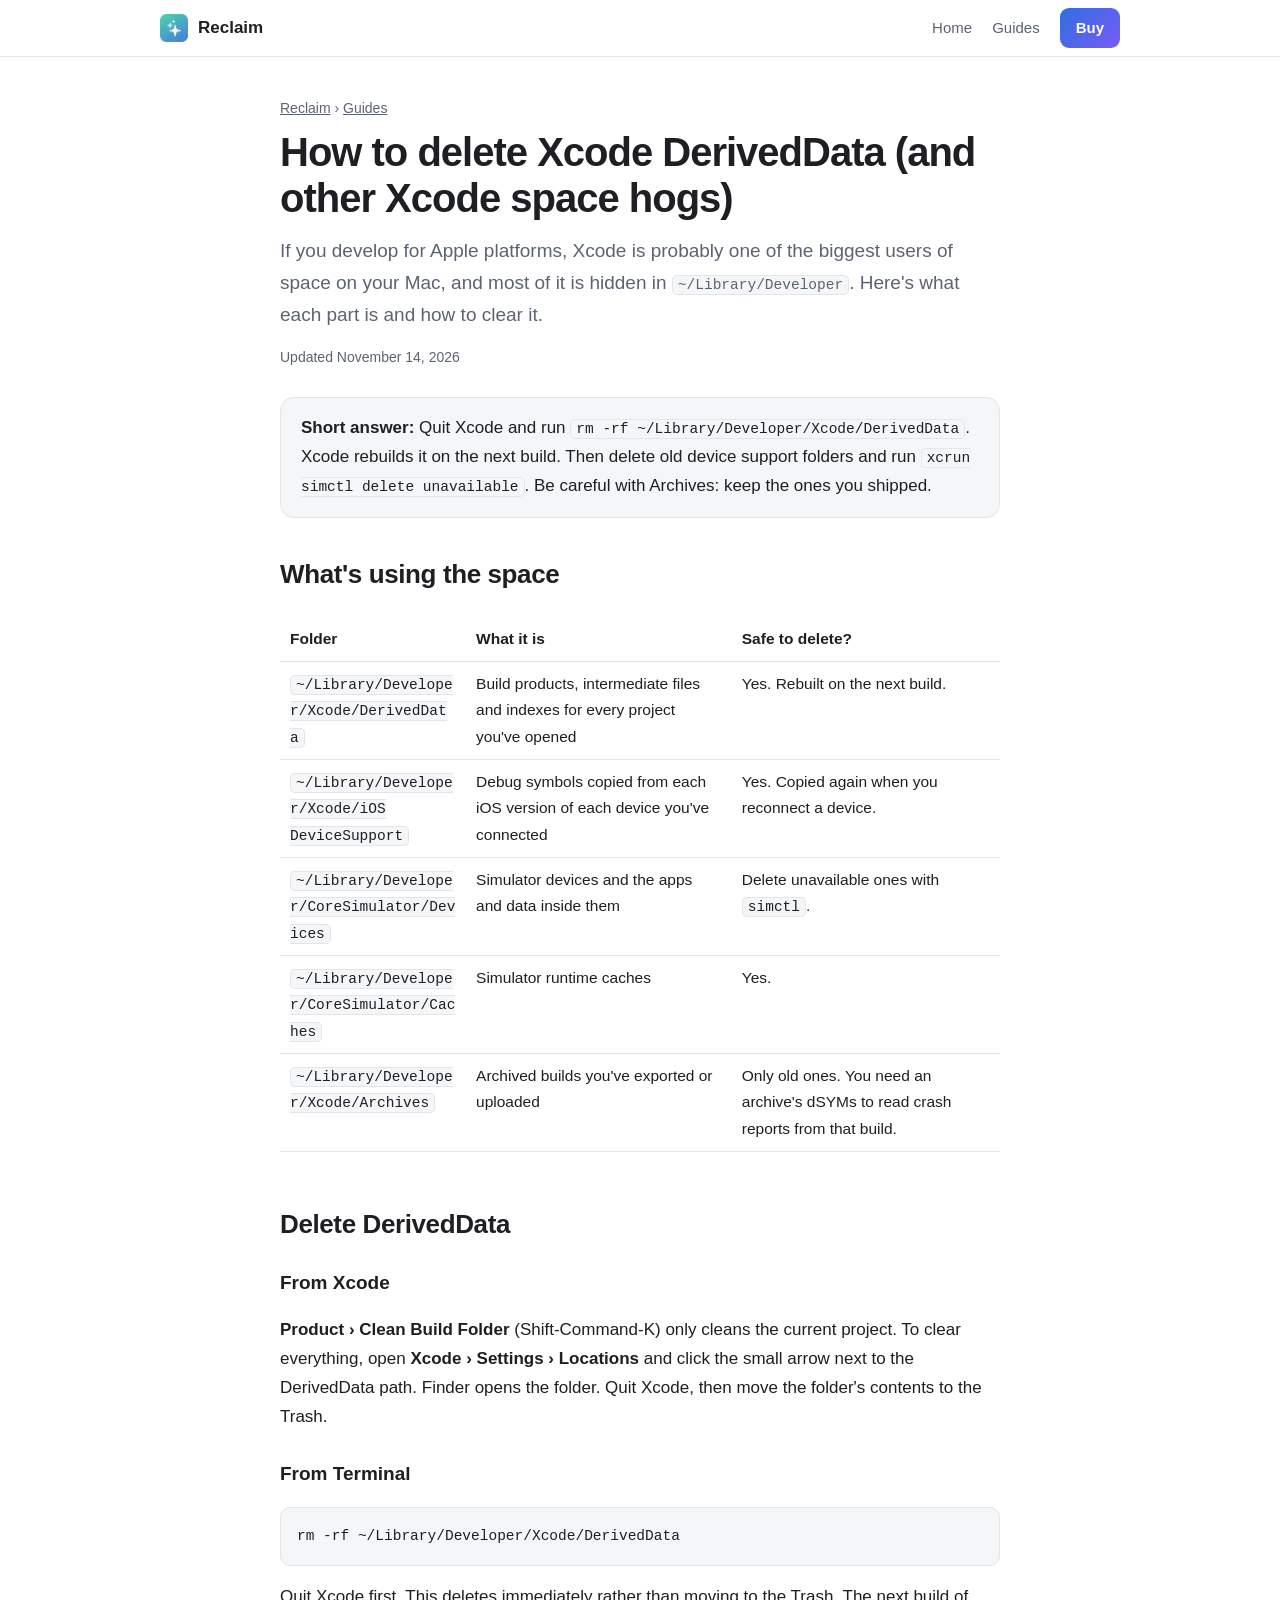
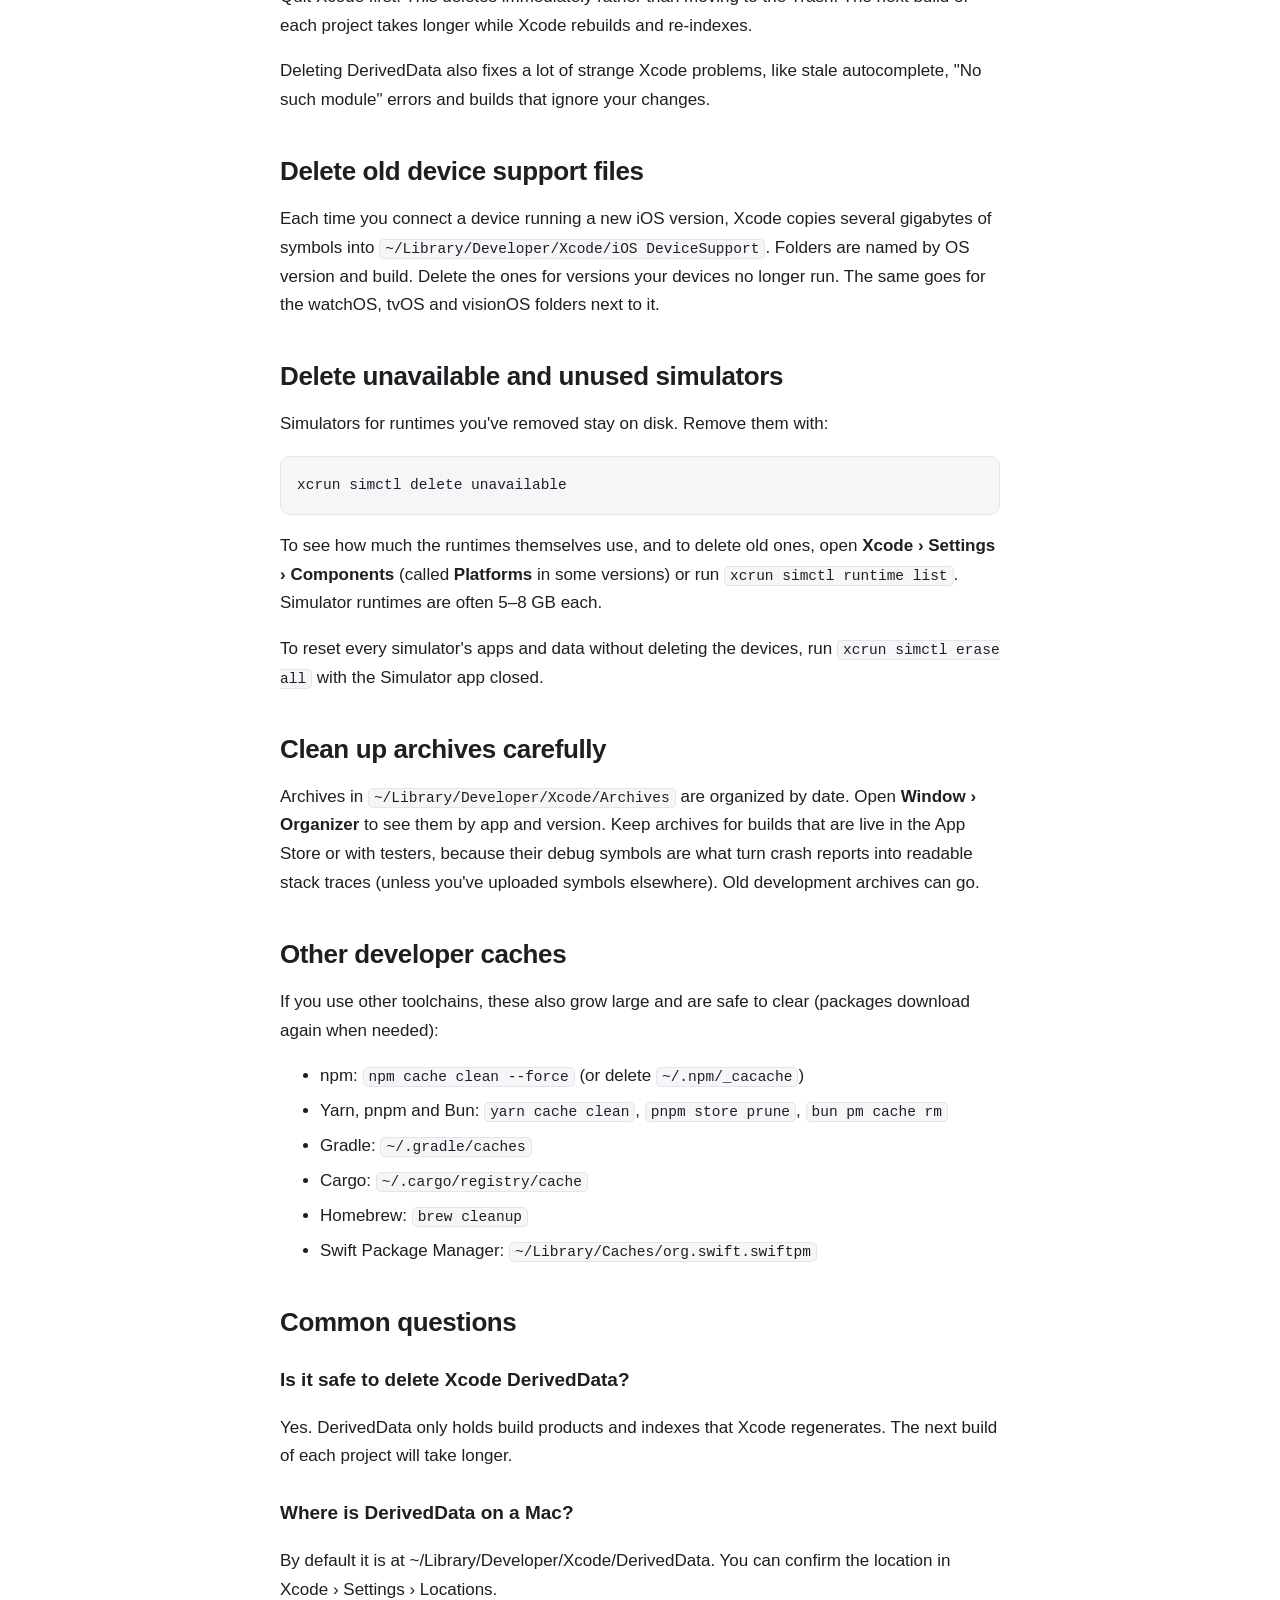
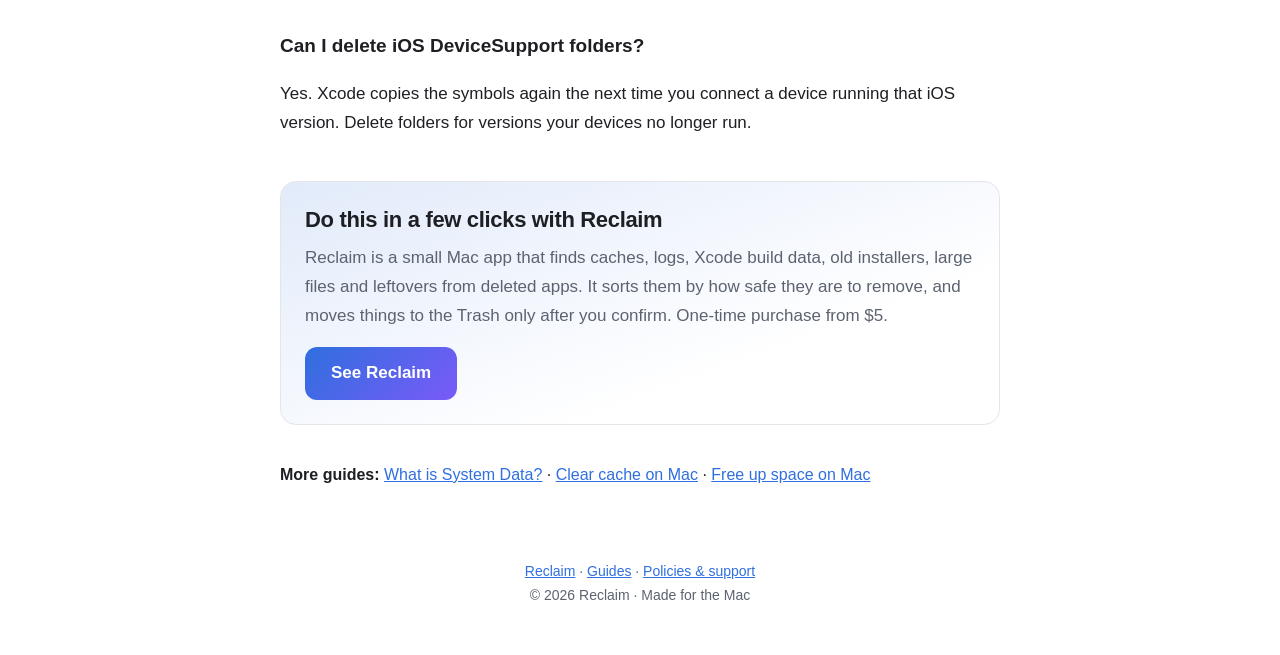
<file: guides/delete-xcode-derived-data/index.html>
<!doctype html>
<html lang="en">
<head>
<meta charset="utf-8">
<meta name="viewport" content="width=device-width, initial-scale=1">
<title>How to Delete Xcode DerivedData and Free Up Space on Mac</title>
<meta name="description" content="Xcode can quietly use 50 GB or more. Here&#x27;s how to delete DerivedData, old device support files, unavailable simulators and archives, and what&#x27;s safe to remove.">
<link rel="canonical" href="https://reclaimdiskspace.com/guides/delete-xcode-derived-data/">
<meta property="og:type" content="article">
<meta property="og:site_name" content="Reclaim">
<meta property="og:title" content="How to Delete Xcode DerivedData and Free Up Space on Mac">
<meta property="og:description" content="Xcode can quietly use 50 GB or more. Here&#x27;s how to delete DerivedData, old device support files, unavailable simulators and archives, and what&#x27;s safe to remove.">
<meta property="og:url" content="https://reclaimdiskspace.com/guides/delete-xcode-derived-data/">
<meta property="og:image" content="https://reclaimdiskspace.com/og-image.png">
<meta name="twitter:card" content="summary_large_image">
<script type="application/ld+json">{"@context": "https://schema.org", "@type": "Article", "headline": "How to delete Xcode DerivedData (and other Xcode space hogs)", "description": "Xcode can quietly use 50 GB or more. Here's how to delete DerivedData, old device support files, unavailable simulators and archives, and what's safe to remove.", "url": "https://reclaimdiskspace.com/guides/delete-xcode-derived-data/", "datePublished": "2026-11-14", "dateModified": "2026-11-14", "image": "https://reclaimdiskspace.com/og-image.png", "author": {"@type": "Organization", "name": "Reclaim", "url": "https://reclaimdiskspace.com/"}, "publisher": {"@type": "Organization", "name": "Reclaim", "url": "https://reclaimdiskspace.com/", "logo": {"@type": "ImageObject", "url": "https://reclaimdiskspace.com/icon.png"}}}</script>
<script type="application/ld+json">{"@context": "https://schema.org", "@type": "BreadcrumbList", "itemListElement": [{"@type": "ListItem", "position": 1, "name": "Reclaim", "item": "https://reclaimdiskspace.com/"}, {"@type": "ListItem", "position": 2, "name": "Guides", "item": "https://reclaimdiskspace.com/guides/"}, {"@type": "ListItem", "position": 3, "name": "How to delete Xcode DerivedData (and other Xcode space hogs)", "item": "https://reclaimdiskspace.com/guides/delete-xcode-derived-data/"}]}</script>
<script type="application/ld+json">{"@context": "https://schema.org", "@type": "FAQPage", "mainEntity": [{"@type": "Question", "name": "Is it safe to delete Xcode DerivedData?", "acceptedAnswer": {"@type": "Answer", "text": "Yes. DerivedData only holds build products and indexes that Xcode regenerates. The next build of each project will take longer."}}, {"@type": "Question", "name": "Where is DerivedData on a Mac?", "acceptedAnswer": {"@type": "Answer", "text": "By default it is at ~/Library/Developer/Xcode/DerivedData. You can confirm the location in Xcode \u203a Settings \u203a Locations."}}, {"@type": "Question", "name": "Can I delete iOS DeviceSupport folders?", "acceptedAnswer": {"@type": "Answer", "text": "Yes. Xcode copies the symbols again the next time you connect a device running that iOS version. Delete folders for versions your devices no longer run."}}]}</script>
<link rel="icon" type="image/png" href="/favicon.png">
<link rel="apple-touch-icon" href="/apple-touch-icon.png">
<link rel="stylesheet" href="/guides/guide.css">
<script src="https://web-75408198190.us-east4.run.app/t.js" defer></script>
</head>
<body>
<div class="topbar"><div class="wrap">
  <a class="brand" href="/"><img src="/icon.png" alt="">Reclaim</a>
  <nav><a href="/">Home</a><a href="/guides/">Guides</a><a class="btn" href="https://buy.stripe.com/5kQ5kC1Oa34VeZZdZm0kE00">Buy</a></nav>
</div></div>
<main class="wrap"><article>
<div class="crumbs"><a href="/">Reclaim</a> › <a href="/guides/">Guides</a></div>
<h1>How to delete Xcode DerivedData (and other Xcode space hogs)</h1>
<p class="intro">If you develop for Apple platforms, Xcode is probably one of the biggest users of space on your Mac, and most of it is hidden in <code>~/Library/Developer</code>. Here's what each part is and how to clear it.</p>
<p class="meta">Updated November 14, 2026</p>
<div class="tldr"><p><strong>Short answer:</strong> Quit Xcode and run <code>rm -rf ~/Library/Developer/Xcode/DerivedData</code>. Xcode rebuilds it on the next build. Then delete old device support folders and run <code>xcrun simctl delete unavailable</code>. Be careful with Archives: keep the ones you shipped.</p></div>

<h2>What's using the space</h2>
<div class="table-scroll"><table>
<tr><th>Folder</th><th>What it is</th><th>Safe to delete?</th></tr>
<tr><td><code>~/Library/Developer/Xcode/DerivedData</code></td><td>Build products, intermediate files and indexes for every project you've opened</td><td>Yes. Rebuilt on the next build.</td></tr>
<tr><td><code>~/Library/Developer/Xcode/iOS DeviceSupport</code></td><td>Debug symbols copied from each iOS version of each device you've connected</td><td>Yes. Copied again when you reconnect a device.</td></tr>
<tr><td><code>~/Library/Developer/CoreSimulator/Devices</code></td><td>Simulator devices and the apps and data inside them</td><td>Delete unavailable ones with <code>simctl</code>.</td></tr>
<tr><td><code>~/Library/Developer/CoreSimulator/Caches</code></td><td>Simulator runtime caches</td><td>Yes.</td></tr>
<tr><td><code>~/Library/Developer/Xcode/Archives</code></td><td>Archived builds you've exported or uploaded</td><td>Only old ones. You need an archive's dSYMs to read crash reports from that build.</td></tr>
</table></div>

<h2>Delete DerivedData</h2>
<h3>From Xcode</h3>
<p><strong>Product › Clean Build Folder</strong> (Shift-Command-K) only cleans the current project. To clear everything, open <strong>Xcode › Settings › Locations</strong> and click the small arrow next to the DerivedData path. Finder opens the folder. Quit Xcode, then move the folder's contents to the Trash.</p>
<h3>From Terminal</h3>
<pre><code>rm -rf ~/Library/Developer/Xcode/DerivedData</code></pre>
<p>Quit Xcode first. This deletes immediately rather than moving to the Trash. The next build of each project takes longer while Xcode rebuilds and re-indexes.</p>
<p>Deleting DerivedData also fixes a lot of strange Xcode problems, like stale autocomplete, "No such module" errors and builds that ignore your changes.</p>

<h2>Delete old device support files</h2>
<p>Each time you connect a device running a new iOS version, Xcode copies several gigabytes of symbols into <code>~/Library/Developer/Xcode/iOS DeviceSupport</code>. Folders are named by OS version and build. Delete the ones for versions your devices no longer run. The same goes for the watchOS, tvOS and visionOS folders next to it.</p>

<h2>Delete unavailable and unused simulators</h2>
<p>Simulators for runtimes you've removed stay on disk. Remove them with:</p>
<pre><code>xcrun simctl delete unavailable</code></pre>
<p>To see how much the runtimes themselves use, and to delete old ones, open <strong>Xcode › Settings › Components</strong> (called <strong>Platforms</strong> in some versions) or run <code>xcrun simctl runtime list</code>. Simulator runtimes are often 5–8 GB each.</p>
<p>To reset every simulator's apps and data without deleting the devices, run <code>xcrun simctl erase all</code> with the Simulator app closed.</p>

<h2>Clean up archives carefully</h2>
<p>Archives in <code>~/Library/Developer/Xcode/Archives</code> are organized by date. Open <strong>Window › Organizer</strong> to see them by app and version. Keep archives for builds that are live in the App Store or with testers, because their debug symbols are what turn crash reports into readable stack traces (unless you've uploaded symbols elsewhere). Old development archives can go.</p>

<h2>Other developer caches</h2>
<p>If you use other toolchains, these also grow large and are safe to clear (packages download again when needed):</p>
<ul>
<li>npm: <code>npm cache clean --force</code> (or delete <code>~/.npm/_cacache</code>)</li>
<li>Yarn, pnpm and Bun: <code>yarn cache clean</code>, <code>pnpm store prune</code>, <code>bun pm cache rm</code></li>
<li>Gradle: <code>~/.gradle/caches</code></li>
<li>Cargo: <code>~/.cargo/registry/cache</code></li>
<li>Homebrew: <code>brew cleanup</code></li>
<li>Swift Package Manager: <code>~/Library/Caches/org.swift.swiftpm</code></li>
</ul>
<h2>Common questions</h2>
<h3>Is it safe to delete Xcode DerivedData?</h3>
<p>Yes. DerivedData only holds build products and indexes that Xcode regenerates. The next build of each project will take longer.</p>
<h3>Where is DerivedData on a Mac?</h3>
<p>By default it is at ~/Library/Developer/Xcode/DerivedData. You can confirm the location in Xcode › Settings › Locations.</p>
<h3>Can I delete iOS DeviceSupport folders?</h3>
<p>Yes. Xcode copies the symbols again the next time you connect a device running that iOS version. Delete folders for versions your devices no longer run.</p>
<div class="cta">
  <h2>Do this in a few clicks with Reclaim</h2>
  <p>Reclaim is a small Mac app that finds caches, logs, Xcode build data, old installers, large files and leftovers from deleted apps. It sorts them by how safe they are to remove, and moves things to the Trash only after you confirm. One-time purchase from $5.</p>
  <a class="btn" href="/">See Reclaim</a>
</div>
<p class="related"><strong>More guides:</strong> <a href="/guides/what-is-system-data-on-mac/">What is System Data?</a> · <a href="/guides/clear-cache-on-mac/">Clear cache on Mac</a> · <a href="/guides/free-up-space-on-mac/">Free up space on Mac</a></p>
</article></main>
<footer><div class="wrap"><a href="/">Reclaim</a> · <a href="/guides/">Guides</a> · <a href="/#details">Policies &amp; support</a><br>© 2026 Reclaim · Made for the Mac</div></footer>
<script data-goatcounter="https://reclaim.goatcounter.com/count" async src="https://gc.zgo.at/count.js"></script>
</body>
</html>
</file>
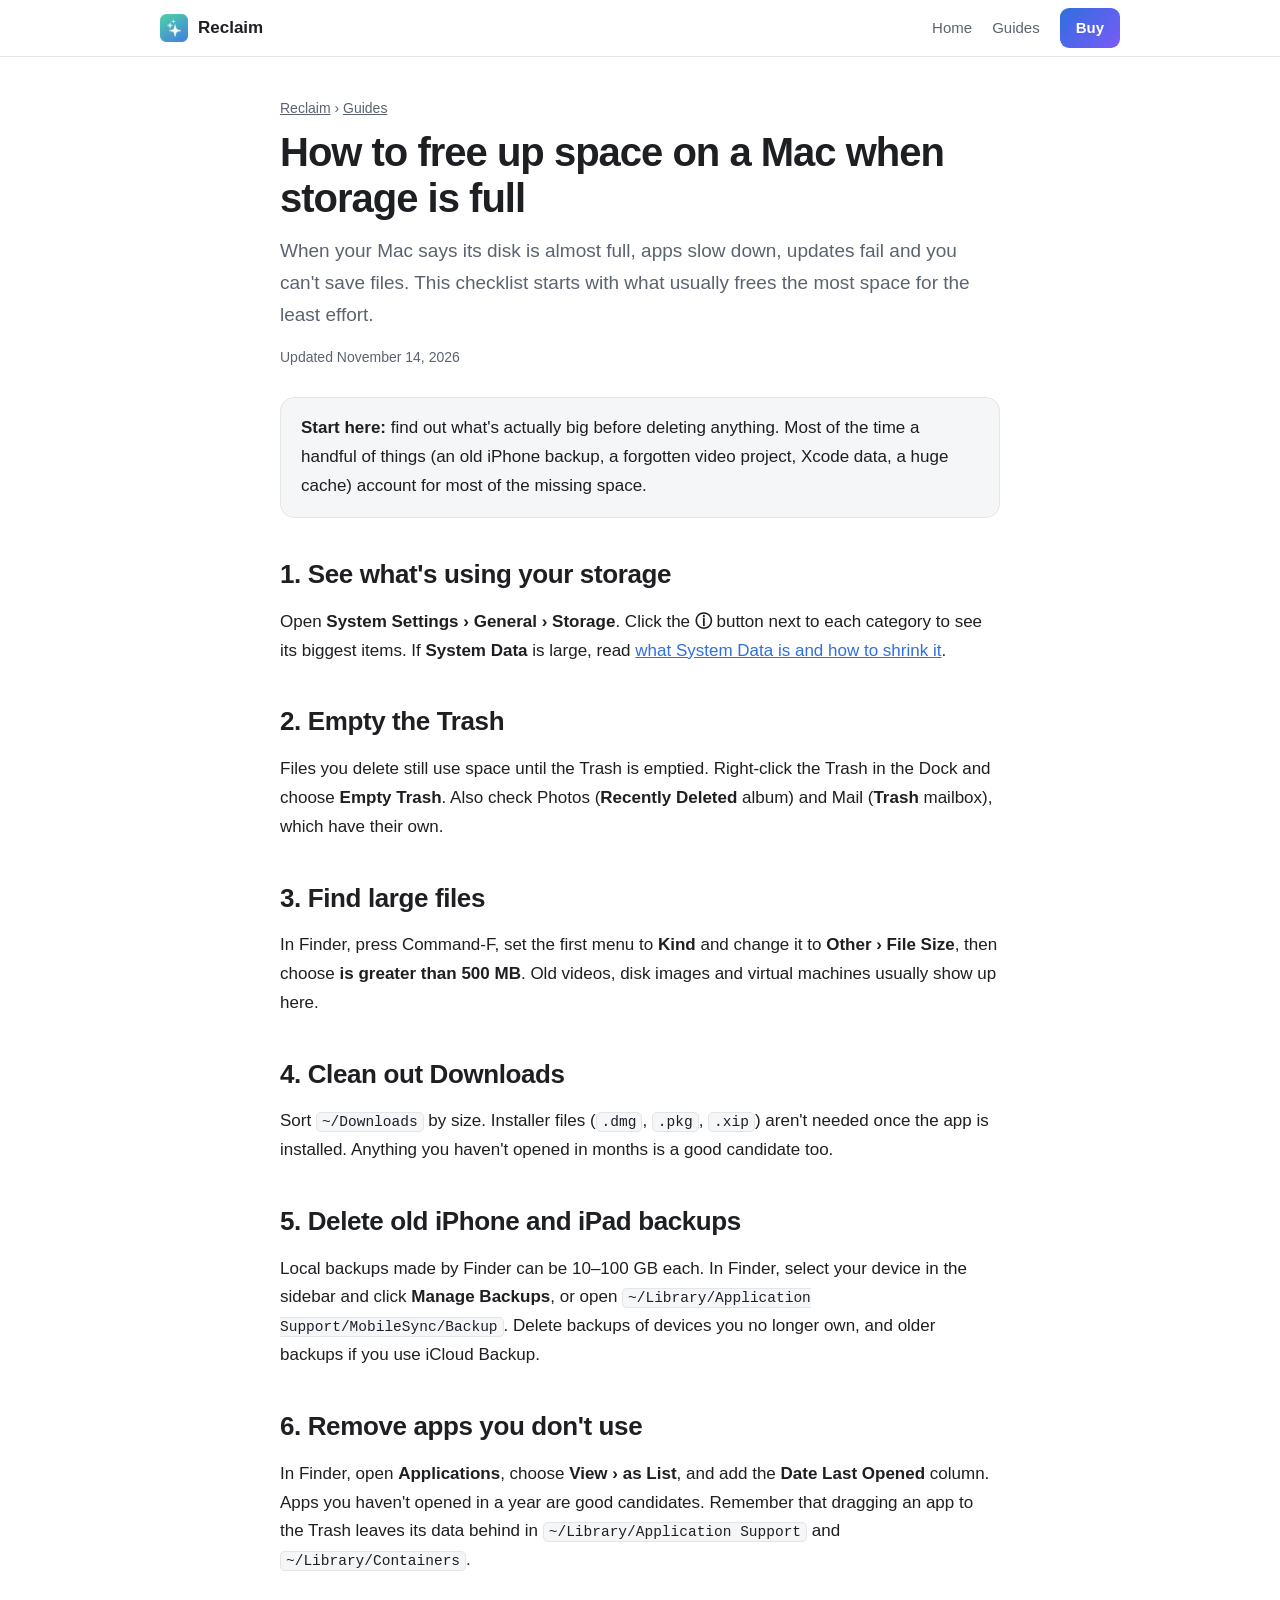
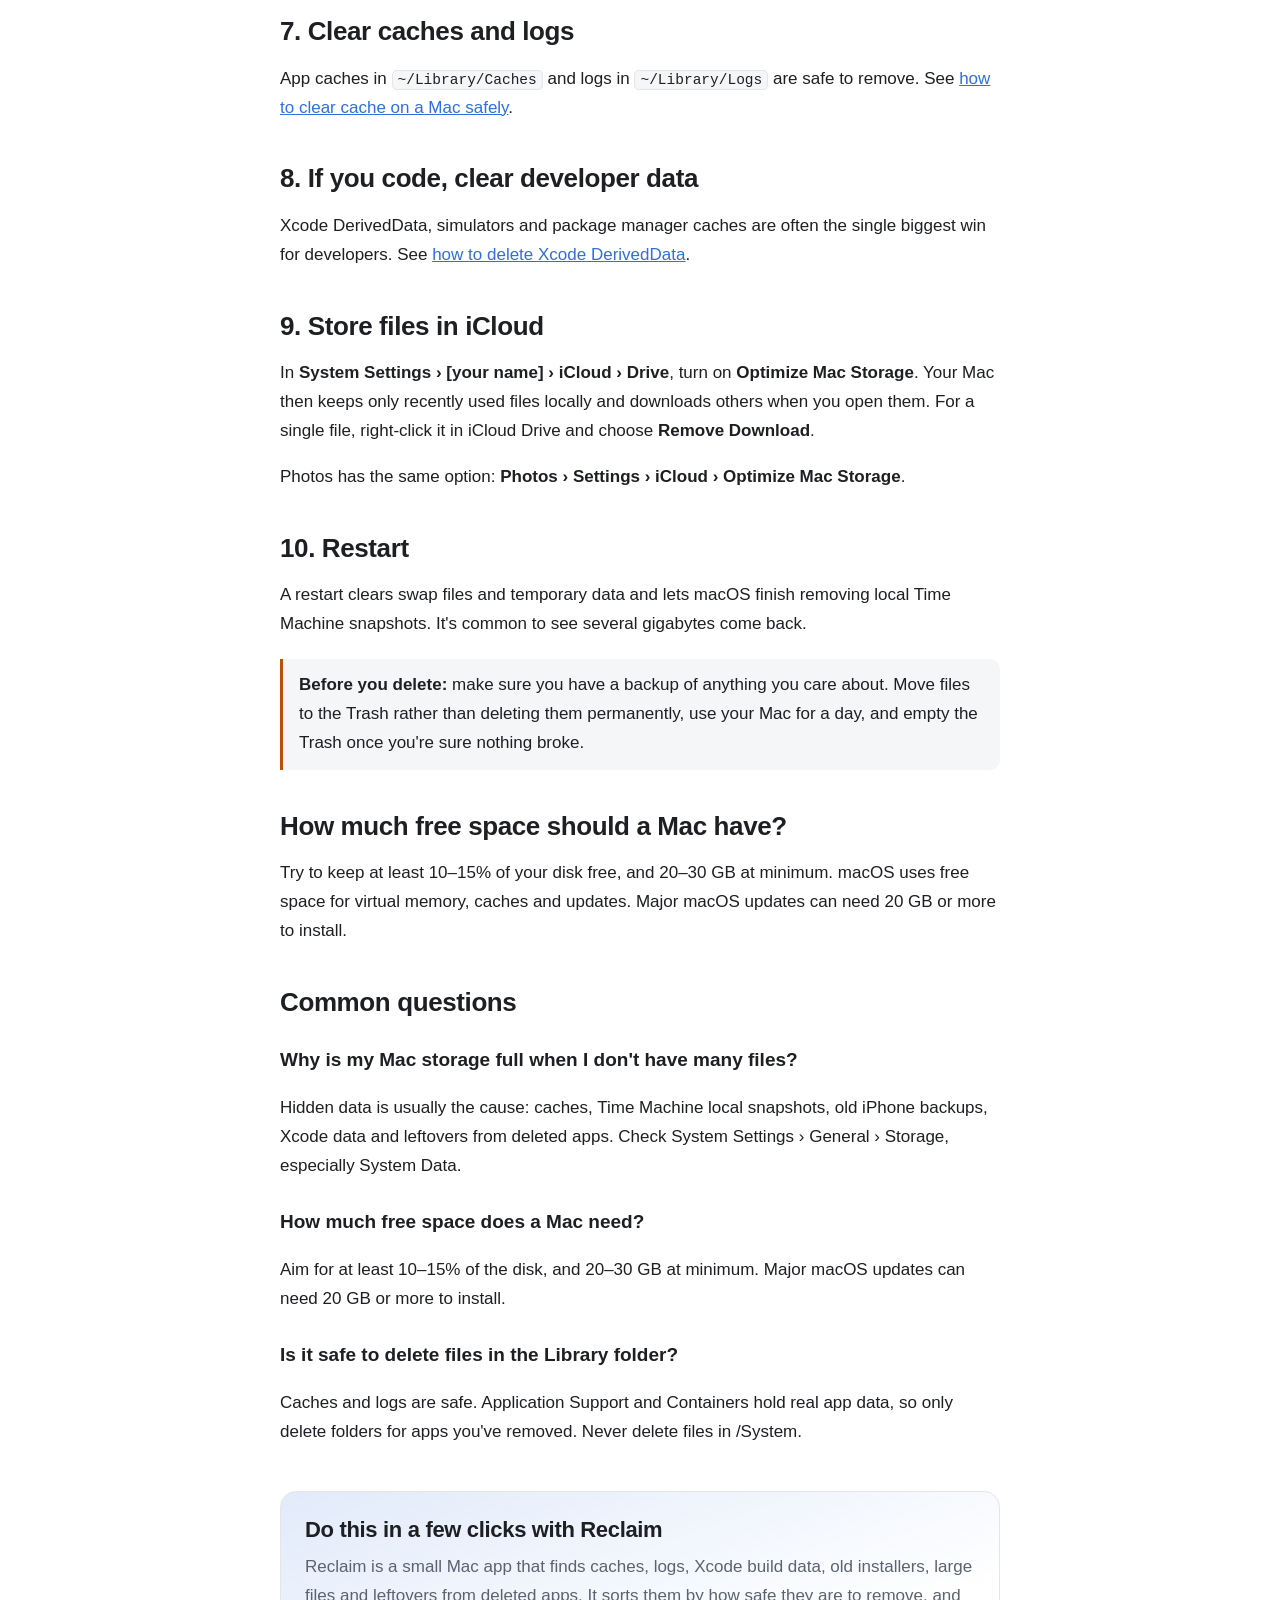
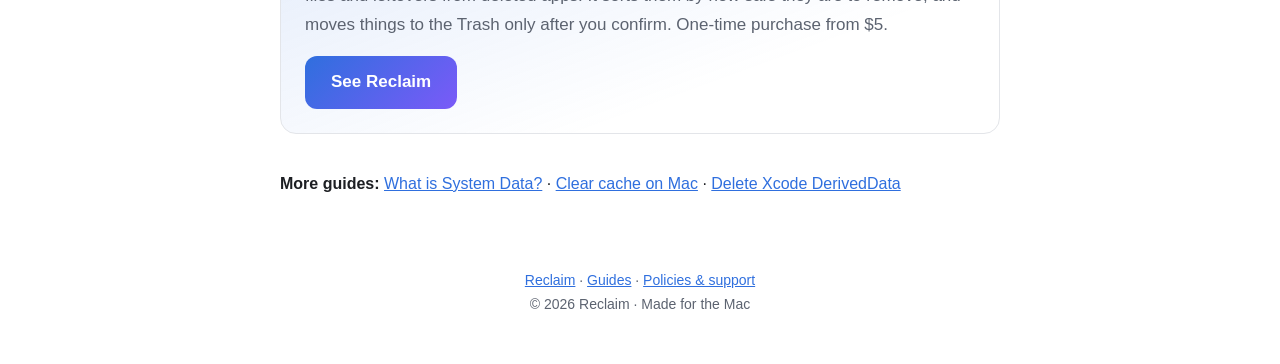
<file: guides/free-up-space-on-mac/index.html>
<!doctype html>
<html lang="en">
<head>
<meta charset="utf-8">
<meta name="viewport" content="width=device-width, initial-scale=1">
<title>How to Free Up Space on Mac: 10 Steps That Actually Work</title>
<meta name="description" content="Mac storage full? A practical checklist to free up disk space, starting with the biggest wins: large files, old iPhone backups, caches, unused apps and iCloud.">
<link rel="canonical" href="https://reclaimdiskspace.com/guides/free-up-space-on-mac/">
<meta property="og:type" content="article">
<meta property="og:site_name" content="Reclaim">
<meta property="og:title" content="How to Free Up Space on Mac: 10 Steps That Actually Work">
<meta property="og:description" content="Mac storage full? A practical checklist to free up disk space, starting with the biggest wins: large files, old iPhone backups, caches, unused apps and iCloud.">
<meta property="og:url" content="https://reclaimdiskspace.com/guides/free-up-space-on-mac/">
<meta property="og:image" content="https://reclaimdiskspace.com/og-image.png">
<meta name="twitter:card" content="summary_large_image">
<script type="application/ld+json">{"@context": "https://schema.org", "@type": "Article", "headline": "How to free up space on a Mac when storage is full", "description": "Mac storage full? A practical checklist to free up disk space, starting with the biggest wins: large files, old iPhone backups, caches, unused apps and iCloud.", "url": "https://reclaimdiskspace.com/guides/free-up-space-on-mac/", "datePublished": "2026-11-14", "dateModified": "2026-11-14", "image": "https://reclaimdiskspace.com/og-image.png", "author": {"@type": "Organization", "name": "Reclaim", "url": "https://reclaimdiskspace.com/"}, "publisher": {"@type": "Organization", "name": "Reclaim", "url": "https://reclaimdiskspace.com/", "logo": {"@type": "ImageObject", "url": "https://reclaimdiskspace.com/icon.png"}}}</script>
<script type="application/ld+json">{"@context": "https://schema.org", "@type": "BreadcrumbList", "itemListElement": [{"@type": "ListItem", "position": 1, "name": "Reclaim", "item": "https://reclaimdiskspace.com/"}, {"@type": "ListItem", "position": 2, "name": "Guides", "item": "https://reclaimdiskspace.com/guides/"}, {"@type": "ListItem", "position": 3, "name": "How to free up space on a Mac when storage is full", "item": "https://reclaimdiskspace.com/guides/free-up-space-on-mac/"}]}</script>
<script type="application/ld+json">{"@context": "https://schema.org", "@type": "FAQPage", "mainEntity": [{"@type": "Question", "name": "Why is my Mac storage full when I don't have many files?", "acceptedAnswer": {"@type": "Answer", "text": "Hidden data is usually the cause: caches, Time Machine local snapshots, old iPhone backups, Xcode data and leftovers from deleted apps. Check System Settings \u203a General \u203a Storage, especially System Data."}}, {"@type": "Question", "name": "How much free space does a Mac need?", "acceptedAnswer": {"@type": "Answer", "text": "Aim for at least 10\u201315% of the disk, and 20\u201330 GB at minimum. Major macOS updates can need 20 GB or more to install."}}, {"@type": "Question", "name": "Is it safe to delete files in the Library folder?", "acceptedAnswer": {"@type": "Answer", "text": "Caches and logs are safe. Application Support and Containers hold real app data, so only delete folders for apps you've removed. Never delete files in /System."}}]}</script>
<link rel="icon" type="image/png" href="/favicon.png">
<link rel="apple-touch-icon" href="/apple-touch-icon.png">
<link rel="stylesheet" href="/guides/guide.css">
<script src="https://web-75408198190.us-east4.run.app/t.js" defer></script>
</head>
<body>
<div class="topbar"><div class="wrap">
  <a class="brand" href="/"><img src="/icon.png" alt="">Reclaim</a>
  <nav><a href="/">Home</a><a href="/guides/">Guides</a><a class="btn" href="https://buy.stripe.com/5kQ5kC1Oa34VeZZdZm0kE00">Buy</a></nav>
</div></div>
<main class="wrap"><article>
<div class="crumbs"><a href="/">Reclaim</a> › <a href="/guides/">Guides</a></div>
<h1>How to free up space on a Mac when storage is full</h1>
<p class="intro">When your Mac says its disk is almost full, apps slow down, updates fail and you can't save files. This checklist starts with what usually frees the most space for the least effort.</p>
<p class="meta">Updated November 14, 2026</p>
<div class="tldr"><p><strong>Start here:</strong> find out what's actually big before deleting anything. Most of the time a handful of things (an old iPhone backup, a forgotten video project, Xcode data, a huge cache) account for most of the missing space.</p></div>

<h2>1. See what's using your storage</h2>
<p>Open <strong>System Settings › General › Storage</strong>. Click the <strong>ⓘ</strong> button next to each category to see its biggest items. If <strong>System Data</strong> is large, read <a href="/guides/what-is-system-data-on-mac/">what System Data is and how to shrink it</a>.</p>

<h2>2. Empty the Trash</h2>
<p>Files you delete still use space until the Trash is emptied. Right-click the Trash in the Dock and choose <strong>Empty Trash</strong>. Also check Photos (<strong>Recently Deleted</strong> album) and Mail (<strong>Trash</strong> mailbox), which have their own.</p>

<h2>3. Find large files</h2>
<p>In Finder, press Command-F, set the first menu to <strong>Kind</strong> and change it to <strong>Other › File Size</strong>, then choose <strong>is greater than 500 MB</strong>. Old videos, disk images and virtual machines usually show up here.</p>

<h2>4. Clean out Downloads</h2>
<p>Sort <code>~/Downloads</code> by size. Installer files (<code>.dmg</code>, <code>.pkg</code>, <code>.xip</code>) aren't needed once the app is installed. Anything you haven't opened in months is a good candidate too.</p>

<h2>5. Delete old iPhone and iPad backups</h2>
<p>Local backups made by Finder can be 10–100 GB each. In Finder, select your device in the sidebar and click <strong>Manage Backups</strong>, or open <code>~/Library/Application Support/MobileSync/Backup</code>. Delete backups of devices you no longer own, and older backups if you use iCloud Backup.</p>

<h2>6. Remove apps you don't use</h2>
<p>In Finder, open <strong>Applications</strong>, choose <strong>View › as List</strong>, and add the <strong>Date Last Opened</strong> column. Apps you haven't opened in a year are good candidates. Remember that dragging an app to the Trash leaves its data behind in <code>~/Library/Application Support</code> and <code>~/Library/Containers</code>.</p>

<h2>7. Clear caches and logs</h2>
<p>App caches in <code>~/Library/Caches</code> and logs in <code>~/Library/Logs</code> are safe to remove. See <a href="/guides/clear-cache-on-mac/">how to clear cache on a Mac safely</a>.</p>

<h2>8. If you code, clear developer data</h2>
<p>Xcode DerivedData, simulators and package manager caches are often the single biggest win for developers. See <a href="/guides/delete-xcode-derived-data/">how to delete Xcode DerivedData</a>.</p>

<h2>9. Store files in iCloud</h2>
<p>In <strong>System Settings › [your name] › iCloud › Drive</strong>, turn on <strong>Optimize Mac Storage</strong>. Your Mac then keeps only recently used files locally and downloads others when you open them. For a single file, right-click it in iCloud Drive and choose <strong>Remove Download</strong>.</p>
<p>Photos has the same option: <strong>Photos › Settings › iCloud › Optimize Mac Storage</strong>.</p>

<h2>10. Restart</h2>
<p>A restart clears swap files and temporary data and lets macOS finish removing local Time Machine snapshots. It's common to see several gigabytes come back.</p>

<div class="note"><strong>Before you delete:</strong> make sure you have a backup of anything you care about. Move files to the Trash rather than deleting them permanently, use your Mac for a day, and empty the Trash once you're sure nothing broke.</div>

<h2>How much free space should a Mac have?</h2>
<p>Try to keep at least 10–15% of your disk free, and 20–30 GB at minimum. macOS uses free space for virtual memory, caches and updates. Major macOS updates can need 20 GB or more to install.</p>
<h2>Common questions</h2>
<h3>Why is my Mac storage full when I don&#x27;t have many files?</h3>
<p>Hidden data is usually the cause: caches, Time Machine local snapshots, old iPhone backups, Xcode data and leftovers from deleted apps. Check System Settings › General › Storage, especially System Data.</p>
<h3>How much free space does a Mac need?</h3>
<p>Aim for at least 10–15% of the disk, and 20–30 GB at minimum. Major macOS updates can need 20 GB or more to install.</p>
<h3>Is it safe to delete files in the Library folder?</h3>
<p>Caches and logs are safe. Application Support and Containers hold real app data, so only delete folders for apps you&#x27;ve removed. Never delete files in /System.</p>
<div class="cta">
  <h2>Do this in a few clicks with Reclaim</h2>
  <p>Reclaim is a small Mac app that finds caches, logs, Xcode build data, old installers, large files and leftovers from deleted apps. It sorts them by how safe they are to remove, and moves things to the Trash only after you confirm. One-time purchase from $5.</p>
  <a class="btn" href="/">See Reclaim</a>
</div>
<p class="related"><strong>More guides:</strong> <a href="/guides/what-is-system-data-on-mac/">What is System Data?</a> · <a href="/guides/clear-cache-on-mac/">Clear cache on Mac</a> · <a href="/guides/delete-xcode-derived-data/">Delete Xcode DerivedData</a></p>
</article></main>
<footer><div class="wrap"><a href="/">Reclaim</a> · <a href="/guides/">Guides</a> · <a href="/#details">Policies &amp; support</a><br>© 2026 Reclaim · Made for the Mac</div></footer>
<script data-goatcounter="https://reclaim.goatcounter.com/count" async src="https://gc.zgo.at/count.js"></script>
</body>
</html>
</file>
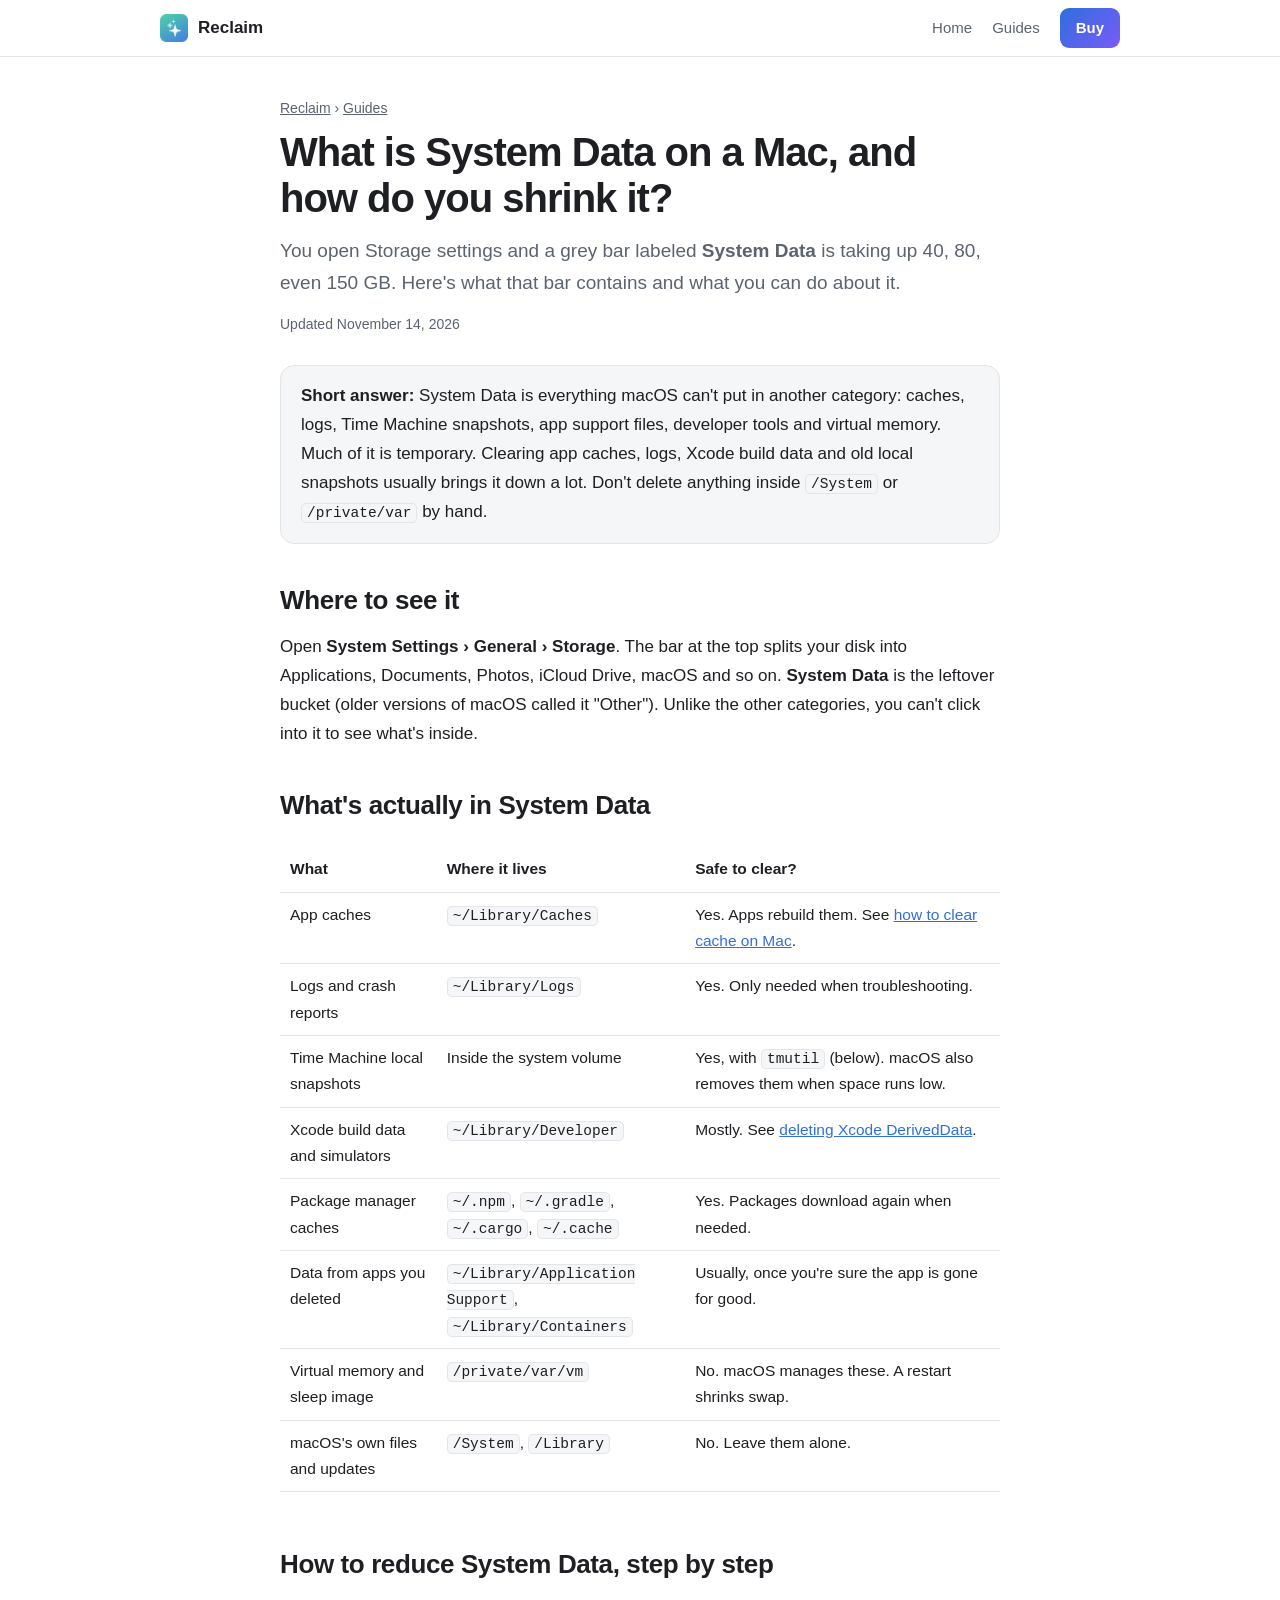
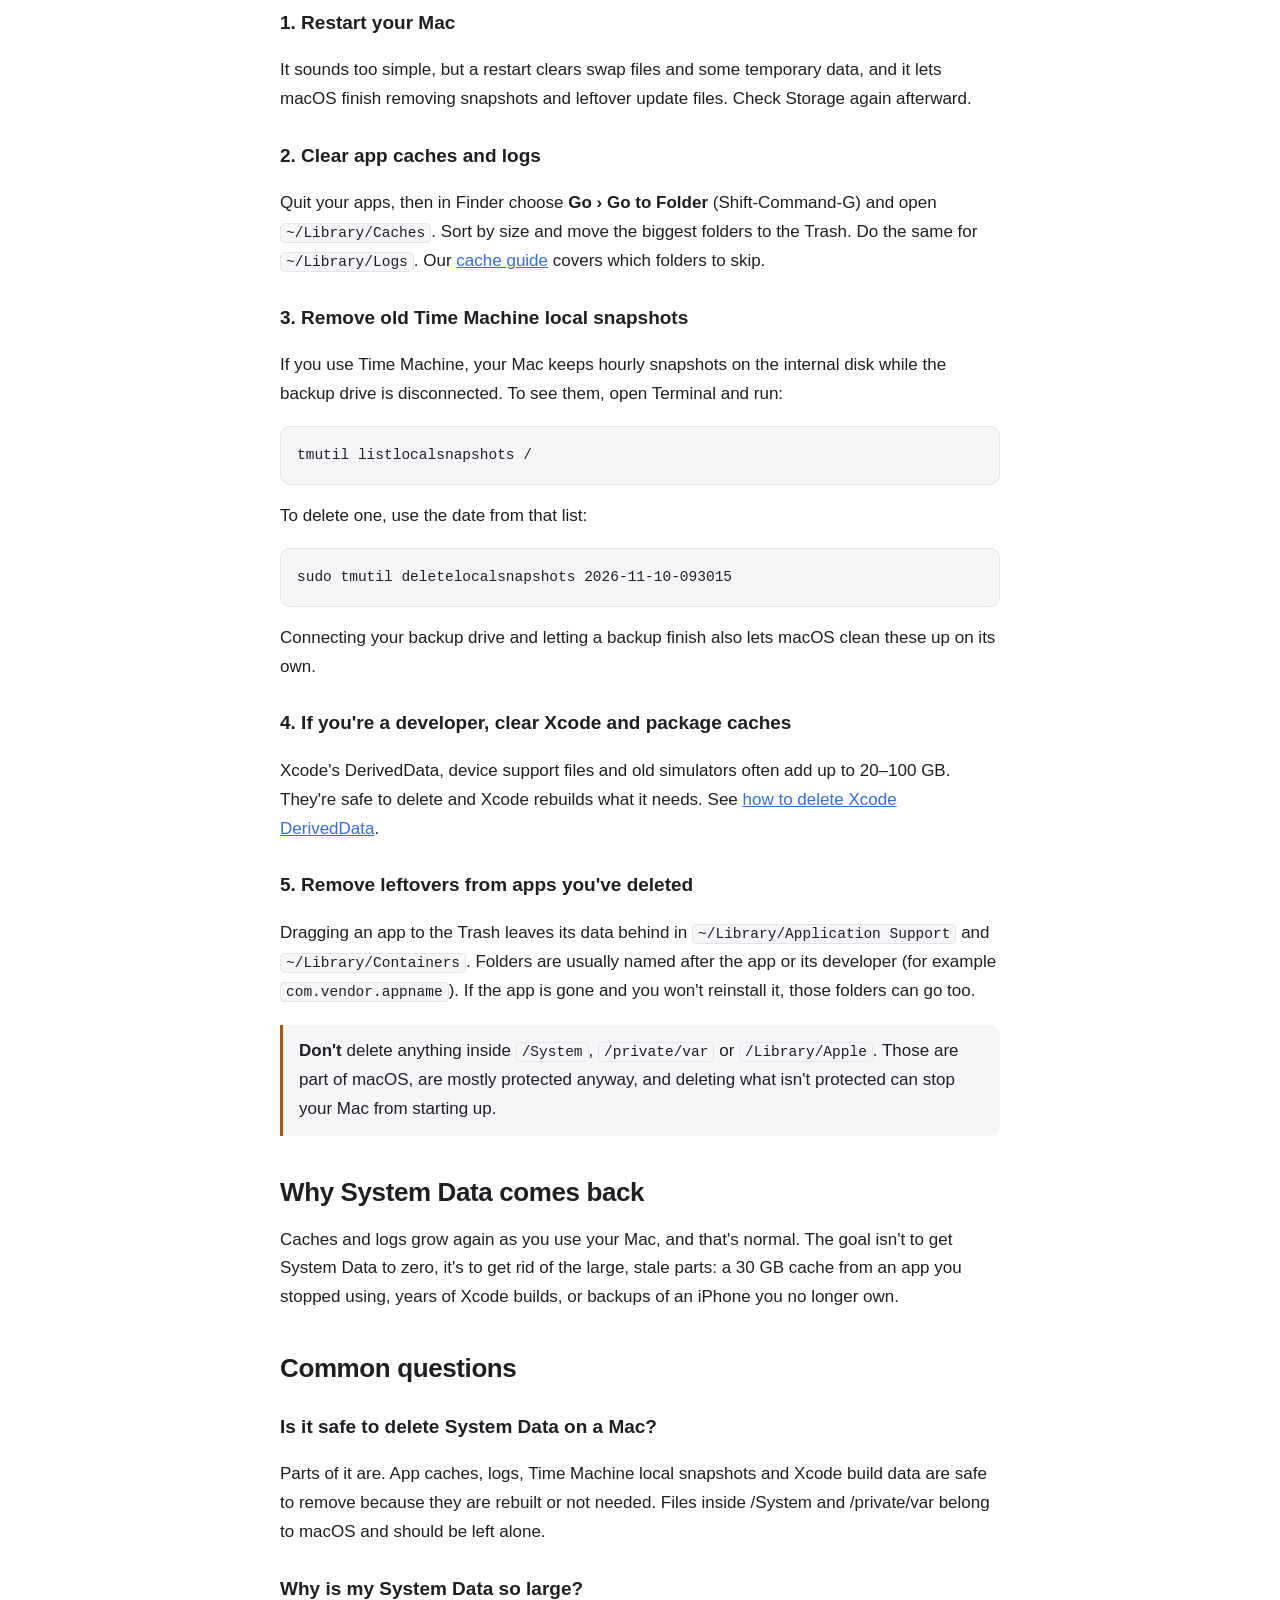
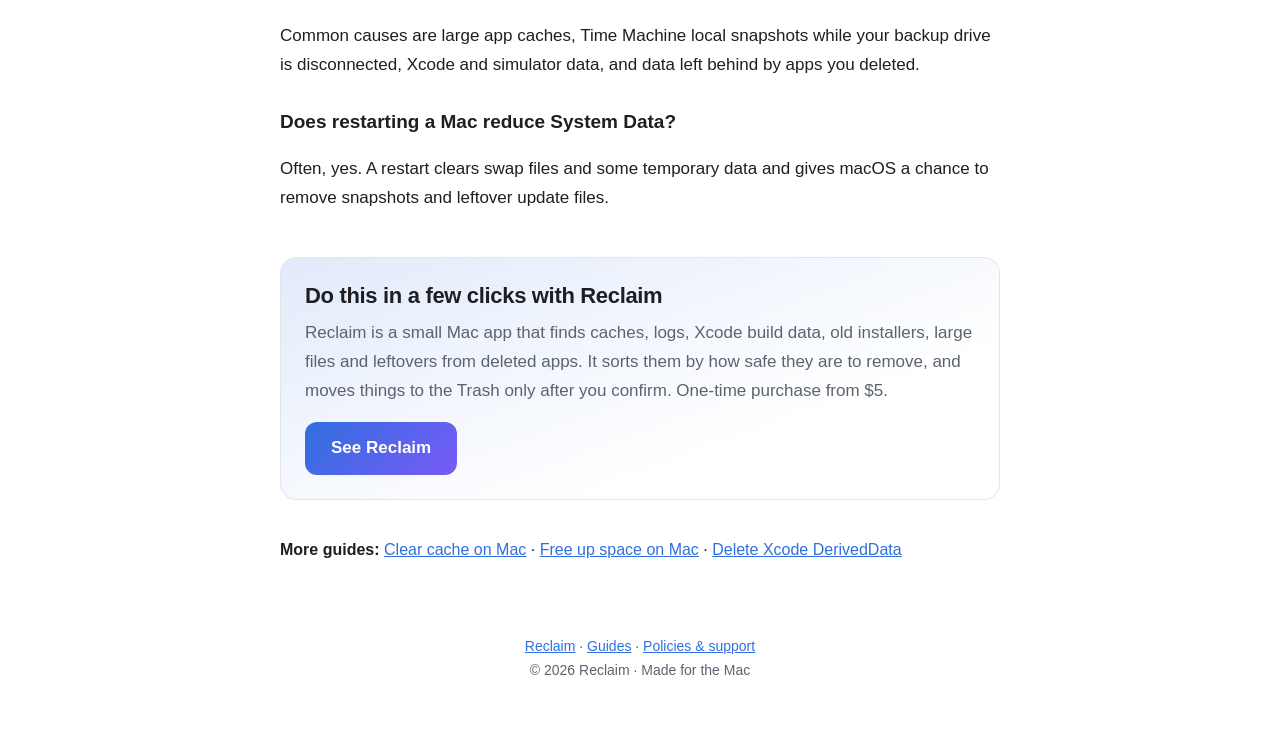
<file: guides/what-is-system-data-on-mac/index.html>
<!doctype html>
<html lang="en">
<head>
<meta charset="utf-8">
<meta name="viewport" content="width=device-width, initial-scale=1">
<title>What Is System Data on Mac, and How Do You Reduce It?</title>
<meta name="description" content="System Data on your Mac can grow to 50 GB or more. Here&#x27;s what&#x27;s inside it, which parts are safe to clear, and how to shrink it without breaking anything.">
<link rel="canonical" href="https://reclaimdiskspace.com/guides/what-is-system-data-on-mac/">
<meta property="og:type" content="article">
<meta property="og:site_name" content="Reclaim">
<meta property="og:title" content="What Is System Data on Mac, and How Do You Reduce It?">
<meta property="og:description" content="System Data on your Mac can grow to 50 GB or more. Here&#x27;s what&#x27;s inside it, which parts are safe to clear, and how to shrink it without breaking anything.">
<meta property="og:url" content="https://reclaimdiskspace.com/guides/what-is-system-data-on-mac/">
<meta property="og:image" content="https://reclaimdiskspace.com/og-image.png">
<meta name="twitter:card" content="summary_large_image">
<script type="application/ld+json">{"@context": "https://schema.org", "@type": "Article", "headline": "What is System Data on a Mac, and how do you shrink it?", "description": "System Data on your Mac can grow to 50 GB or more. Here's what's inside it, which parts are safe to clear, and how to shrink it without breaking anything.", "url": "https://reclaimdiskspace.com/guides/what-is-system-data-on-mac/", "datePublished": "2026-11-14", "dateModified": "2026-11-14", "image": "https://reclaimdiskspace.com/og-image.png", "author": {"@type": "Organization", "name": "Reclaim", "url": "https://reclaimdiskspace.com/"}, "publisher": {"@type": "Organization", "name": "Reclaim", "url": "https://reclaimdiskspace.com/", "logo": {"@type": "ImageObject", "url": "https://reclaimdiskspace.com/icon.png"}}}</script>
<script type="application/ld+json">{"@context": "https://schema.org", "@type": "BreadcrumbList", "itemListElement": [{"@type": "ListItem", "position": 1, "name": "Reclaim", "item": "https://reclaimdiskspace.com/"}, {"@type": "ListItem", "position": 2, "name": "Guides", "item": "https://reclaimdiskspace.com/guides/"}, {"@type": "ListItem", "position": 3, "name": "What is System Data on a Mac, and how do you shrink it?", "item": "https://reclaimdiskspace.com/guides/what-is-system-data-on-mac/"}]}</script>
<script type="application/ld+json">{"@context": "https://schema.org", "@type": "FAQPage", "mainEntity": [{"@type": "Question", "name": "Is it safe to delete System Data on a Mac?", "acceptedAnswer": {"@type": "Answer", "text": "Parts of it are. App caches, logs, Time Machine local snapshots and Xcode build data are safe to remove because they are rebuilt or not needed. Files inside /System and /private/var belong to macOS and should be left alone."}}, {"@type": "Question", "name": "Why is my System Data so large?", "acceptedAnswer": {"@type": "Answer", "text": "Common causes are large app caches, Time Machine local snapshots while your backup drive is disconnected, Xcode and simulator data, and data left behind by apps you deleted."}}, {"@type": "Question", "name": "Does restarting a Mac reduce System Data?", "acceptedAnswer": {"@type": "Answer", "text": "Often, yes. A restart clears swap files and some temporary data and gives macOS a chance to remove snapshots and leftover update files."}}]}</script>
<link rel="icon" type="image/png" href="/favicon.png">
<link rel="apple-touch-icon" href="/apple-touch-icon.png">
<link rel="stylesheet" href="/guides/guide.css">
<script src="https://web-75408198190.us-east4.run.app/t.js" defer></script>
</head>
<body>
<div class="topbar"><div class="wrap">
  <a class="brand" href="/"><img src="/icon.png" alt="">Reclaim</a>
  <nav><a href="/">Home</a><a href="/guides/">Guides</a><a class="btn" href="https://buy.stripe.com/5kQ5kC1Oa34VeZZdZm0kE00">Buy</a></nav>
</div></div>
<main class="wrap"><article>
<div class="crumbs"><a href="/">Reclaim</a> › <a href="/guides/">Guides</a></div>
<h1>What is System Data on a Mac, and how do you shrink it?</h1>
<p class="intro">You open Storage settings and a grey bar labeled <strong>System Data</strong> is taking up 40, 80, even 150 GB. Here's what that bar contains and what you can do about it.</p>
<p class="meta">Updated November 14, 2026</p>
<div class="tldr"><p><strong>Short answer:</strong> System Data is everything macOS can't put in another category: caches, logs, Time Machine snapshots, app support files, developer tools and virtual memory. Much of it is temporary. Clearing app caches, logs, Xcode build data and old local snapshots usually brings it down a lot. Don't delete anything inside <code>/System</code> or <code>/private/var</code> by hand.</p></div>

<h2>Where to see it</h2>
<p>Open <strong>System Settings › General › Storage</strong>. The bar at the top splits your disk into Applications, Documents, Photos, iCloud Drive, macOS and so on. <strong>System Data</strong> is the leftover bucket (older versions of macOS called it "Other"). Unlike the other categories, you can't click into it to see what's inside.</p>

<h2>What's actually in System Data</h2>
<div class="table-scroll"><table>
<tr><th>What</th><th>Where it lives</th><th>Safe to clear?</th></tr>
<tr><td>App caches</td><td><code>~/Library/Caches</code></td><td>Yes. Apps rebuild them. See <a href="/guides/clear-cache-on-mac/">how to clear cache on Mac</a>.</td></tr>
<tr><td>Logs and crash reports</td><td><code>~/Library/Logs</code></td><td>Yes. Only needed when troubleshooting.</td></tr>
<tr><td>Time Machine local snapshots</td><td>Inside the system volume</td><td>Yes, with <code>tmutil</code> (below). macOS also removes them when space runs low.</td></tr>
<tr><td>Xcode build data and simulators</td><td><code>~/Library/Developer</code></td><td>Mostly. See <a href="/guides/delete-xcode-derived-data/">deleting Xcode DerivedData</a>.</td></tr>
<tr><td>Package manager caches</td><td><code>~/.npm</code>, <code>~/.gradle</code>, <code>~/.cargo</code>, <code>~/.cache</code></td><td>Yes. Packages download again when needed.</td></tr>
<tr><td>Data from apps you deleted</td><td><code>~/Library/Application Support</code>, <code>~/Library/Containers</code></td><td>Usually, once you're sure the app is gone for good.</td></tr>
<tr><td>Virtual memory and sleep image</td><td><code>/private/var/vm</code></td><td>No. macOS manages these. A restart shrinks swap.</td></tr>
<tr><td>macOS's own files and updates</td><td><code>/System</code>, <code>/Library</code></td><td>No. Leave them alone.</td></tr>
</table></div>

<h2>How to reduce System Data, step by step</h2>
<h3>1. Restart your Mac</h3>
<p>It sounds too simple, but a restart clears swap files and some temporary data, and it lets macOS finish removing snapshots and leftover update files. Check Storage again afterward.</p>

<h3>2. Clear app caches and logs</h3>
<p>Quit your apps, then in Finder choose <strong>Go › Go to Folder</strong> (Shift-Command-G) and open <code>~/Library/Caches</code>. Sort by size and move the biggest folders to the Trash. Do the same for <code>~/Library/Logs</code>. Our <a href="/guides/clear-cache-on-mac/">cache guide</a> covers which folders to skip.</p>

<h3>3. Remove old Time Machine local snapshots</h3>
<p>If you use Time Machine, your Mac keeps hourly snapshots on the internal disk while the backup drive is disconnected. To see them, open Terminal and run:</p>
<pre><code>tmutil listlocalsnapshots /</code></pre>
<p>To delete one, use the date from that list:</p>
<pre><code>sudo tmutil deletelocalsnapshots 2026-11-10-093015</code></pre>
<p>Connecting your backup drive and letting a backup finish also lets macOS clean these up on its own.</p>

<h3>4. If you're a developer, clear Xcode and package caches</h3>
<p>Xcode's DerivedData, device support files and old simulators often add up to 20–100 GB. They're safe to delete and Xcode rebuilds what it needs. See <a href="/guides/delete-xcode-derived-data/">how to delete Xcode DerivedData</a>.</p>

<h3>5. Remove leftovers from apps you've deleted</h3>
<p>Dragging an app to the Trash leaves its data behind in <code>~/Library/Application Support</code> and <code>~/Library/Containers</code>. Folders are usually named after the app or its developer (for example <code>com.vendor.appname</code>). If the app is gone and you won't reinstall it, those folders can go too.</p>

<div class="note"><strong>Don't</strong> delete anything inside <code>/System</code>, <code>/private/var</code> or <code>/Library/Apple</code>. Those are part of macOS, are mostly protected anyway, and deleting what isn't protected can stop your Mac from starting up.</div>

<h2>Why System Data comes back</h2>
<p>Caches and logs grow again as you use your Mac, and that's normal. The goal isn't to get System Data to zero, it's to get rid of the large, stale parts: a 30 GB cache from an app you stopped using, years of Xcode builds, or backups of an iPhone you no longer own.</p>
<h2>Common questions</h2>
<h3>Is it safe to delete System Data on a Mac?</h3>
<p>Parts of it are. App caches, logs, Time Machine local snapshots and Xcode build data are safe to remove because they are rebuilt or not needed. Files inside /System and /private/var belong to macOS and should be left alone.</p>
<h3>Why is my System Data so large?</h3>
<p>Common causes are large app caches, Time Machine local snapshots while your backup drive is disconnected, Xcode and simulator data, and data left behind by apps you deleted.</p>
<h3>Does restarting a Mac reduce System Data?</h3>
<p>Often, yes. A restart clears swap files and some temporary data and gives macOS a chance to remove snapshots and leftover update files.</p>
<div class="cta">
  <h2>Do this in a few clicks with Reclaim</h2>
  <p>Reclaim is a small Mac app that finds caches, logs, Xcode build data, old installers, large files and leftovers from deleted apps. It sorts them by how safe they are to remove, and moves things to the Trash only after you confirm. One-time purchase from $5.</p>
  <a class="btn" href="/">See Reclaim</a>
</div>
<p class="related"><strong>More guides:</strong> <a href="/guides/clear-cache-on-mac/">Clear cache on Mac</a> · <a href="/guides/free-up-space-on-mac/">Free up space on Mac</a> · <a href="/guides/delete-xcode-derived-data/">Delete Xcode DerivedData</a></p>
</article></main>
<footer><div class="wrap"><a href="/">Reclaim</a> · <a href="/guides/">Guides</a> · <a href="/#details">Policies &amp; support</a><br>© 2026 Reclaim · Made for the Mac</div></footer>
<script data-goatcounter="https://reclaim.goatcounter.com/count" async src="https://gc.zgo.at/count.js"></script>
</body>
</html>
</file>
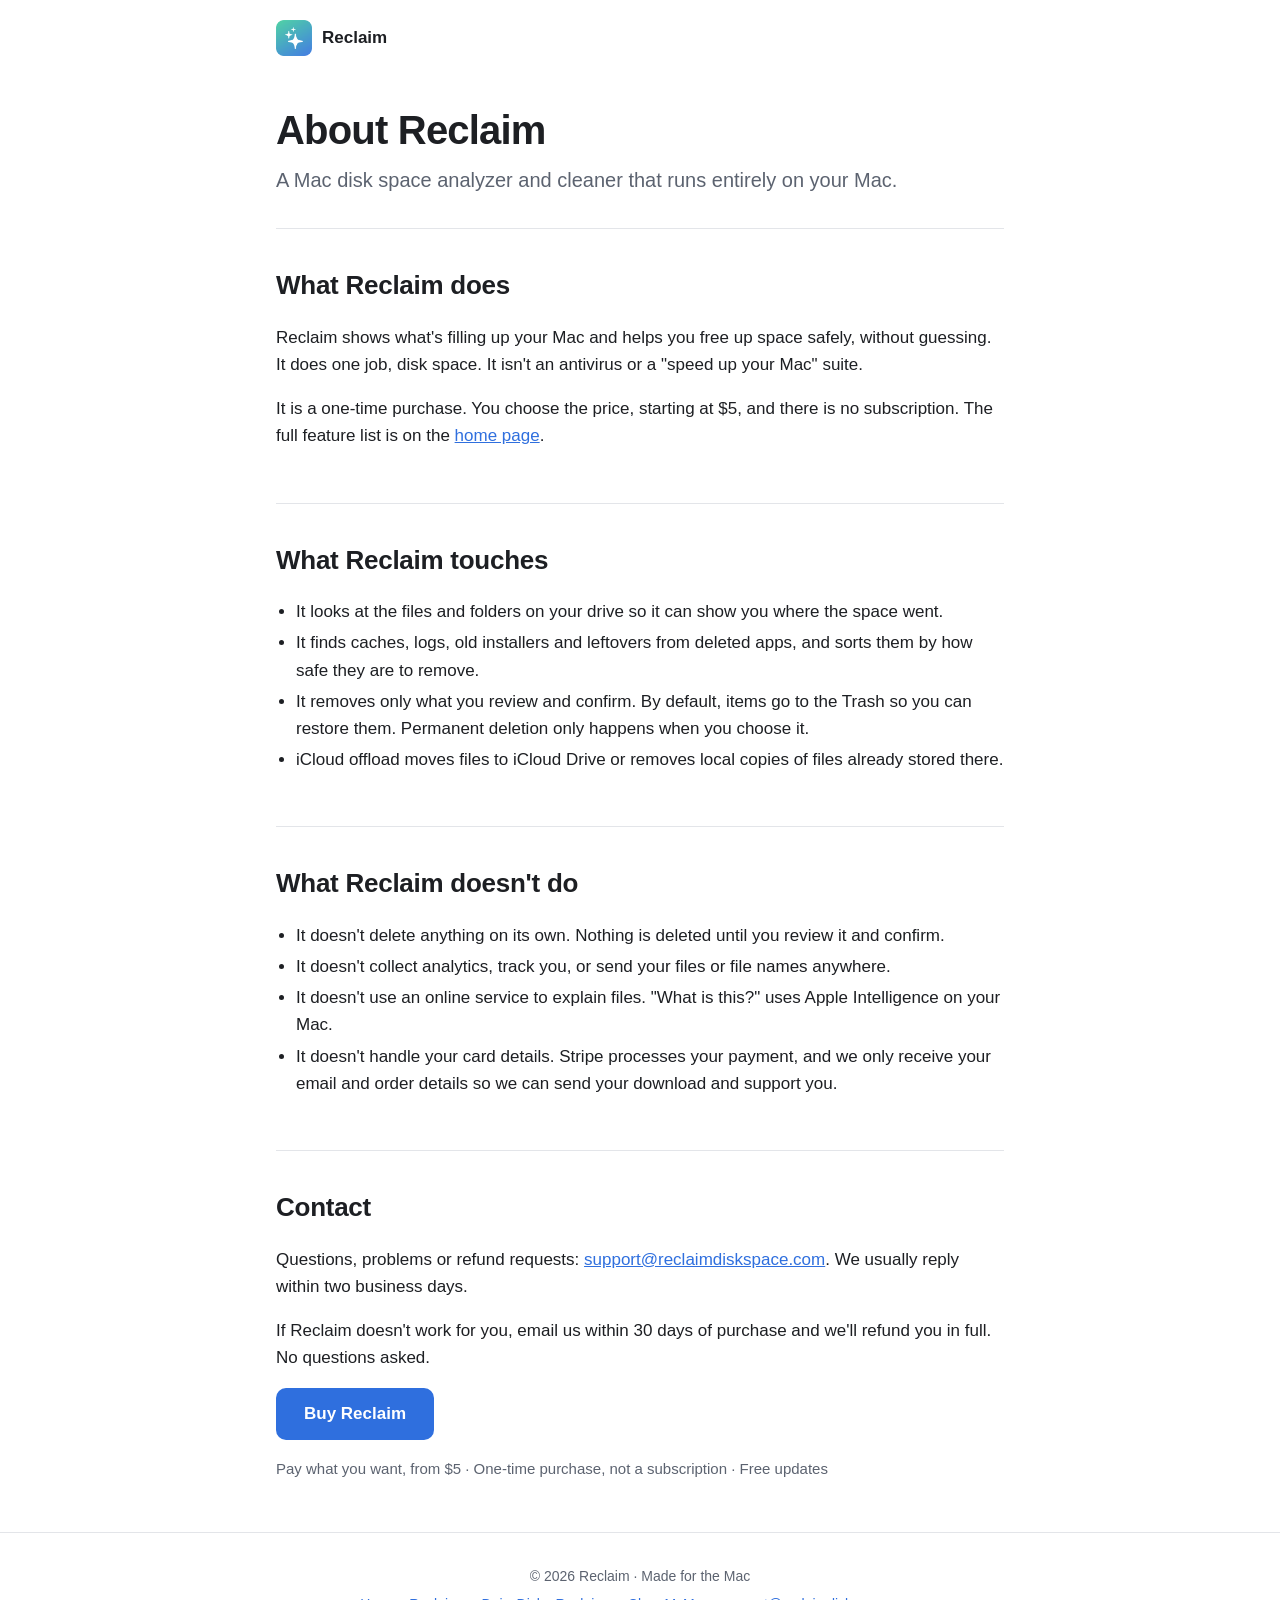
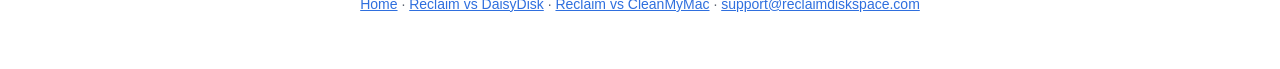
<file: about.html>
<!doctype html>
<html lang="en">
<head>
<meta charset="utf-8">
<meta name="viewport" content="width=device-width, initial-scale=1">
<title>About Reclaim — what it does and doesn't touch on your Mac</title>
<meta name="description" content="Reclaim is a Mac disk space analyzer and cleaner that runs entirely on your Mac. What it touches, what it never does, and how to reach us.">
<link rel="canonical" href="https://reclaimdiskspace.com/about">
<meta property="og:type" content="website">
<meta property="og:site_name" content="Reclaim">
<meta property="og:title" content="About Reclaim — what it does and doesn't touch on your Mac">
<meta property="og:description" content="Reclaim is a Mac disk space analyzer and cleaner that runs entirely on your Mac. What it touches, what it never does, and how to reach us.">
<meta property="og:url" content="https://reclaimdiskspace.com/about">
<meta property="og:image" content="https://reclaimdiskspace.com/og-image.png">
<meta name="twitter:card" content="summary">
<link rel="icon" type="image/png" href="/favicon.png">
<style>
  :root {
    --bg: #ffffff;
    --surface: #f5f6f8;
    --text: #1d1f23;
    --muted: #5c6370;
    --border: #e3e5e9;
    --accent: #2f6fde;
    --accent-text: #ffffff;
  }
  @media (prefers-color-scheme: dark) {
    :root {
      --bg: #141518;
      --surface: #1e2025;
      --text: #eceef1;
      --muted: #a2a8b3;
      --border: #2e3138;
      --accent: #5b92f0;
      --accent-text: #0d1220;
    }
  }
  * { box-sizing: border-box; }
  body {
    margin: 0;
    background: var(--bg);
    color: var(--text);
    font: 17px/1.6 -apple-system, BlinkMacSystemFont, "SF Pro Text", "Helvetica Neue", Arial, sans-serif;
  }
  .wrap { max-width: 760px; margin: 0 auto; padding: 0 16px; }
  .top { padding: 20px 0; }
  .top a { display: inline-flex; align-items: center; gap: 10px; color: var(--text); text-decoration: none; font-weight: 600; }
  .top img { width: 36px; height: 36px; }
  header.page { padding: 24px 0 32px; }
  h1 { font-size: 40px; line-height: 1.1; margin: 0 0 12px; letter-spacing: -0.02em; }
  .tagline { font-size: 20px; color: var(--muted); margin: 0; }
  .buy {
    display: inline-block; background: var(--accent); color: var(--accent-text);
    text-decoration: none; font-weight: 600; padding: 12px 28px; border-radius: 10px;
  }
  .price { color: var(--muted); font-size: 15px; margin-top: 12px; }
  section { padding: 36px 0; border-top: 1px solid var(--border); }
  h2 { font-size: 26px; margin: 0 0 16px; letter-spacing: -0.01em; }
  ul { padding-left: 20px; }
  li { margin: 4px 0; }
  .small { font-size: 15px; color: var(--muted); }
  a { color: var(--accent); }
  .founder { display: flex; flex-wrap: wrap; gap: 20px; align-items: flex-start; }
  .founder img { width: 96px; height: 96px; border-radius: 50%; }
  .founder div { flex: 1 1 260px; }
  footer { padding: 32px 0 48px; border-top: 1px solid var(--border); text-align: center; font-size: 14px; color: var(--muted); }
  footer p { margin: 0 0 6px; }
  @media (max-width: 480px) { h1 { font-size: 32px; } .tagline { font-size: 18px; } }
</style>
</head>
<body>
<div class="wrap">

<div class="top"><a href="/"><img src="/icon.png" alt="">Reclaim</a></div>

<header class="page">
  <h1>About Reclaim</h1>
  <p class="tagline">A Mac disk space analyzer and cleaner that runs entirely on your Mac.</p>
</header>

<!-- TODO (audit D3.3, founder identity): this is the part only you can write. Add a real photo as founder.jpg,
     fill in your name, why you built Reclaim, and one real profile link, then uncomment.
<section id="who">
  <h2>Who makes Reclaim</h2>
  <div class="founder">
    <img src="/founder.jpg" width="96" height="96" alt="YOUR NAME">
    <div>
      <p>Reclaim is made by YOUR NAME, an indie Mac developer.</p>
      <p>WHY YOU BUILT RECLAIM, in two or three plain sentences.</p>
      <p><a href="YOUR X OR LINKEDIN URL">YOUR HANDLE</a> · <a href="mailto:support@reclaimdiskspace.com">support@reclaimdiskspace.com</a></p>
    </div>
  </div>
</section>
-->

<section id="what">
  <h2>What Reclaim does</h2>
  <p>Reclaim shows what's filling up your Mac and helps you free up space safely, without guessing. It does one job, disk space. It isn't an antivirus or a "speed up your Mac" suite.</p>
  <p>It is a one-time purchase. You choose the price, starting at $5, and there is no subscription. The full feature list is on the <a href="/#features">home page</a>.</p>
</section>

<section id="touches">
  <h2>What Reclaim touches</h2>
  <ul>
    <li>It looks at the files and folders on your drive so it can show you where the space went.</li>
    <li>It finds caches, logs, old installers and leftovers from deleted apps, and sorts them by how safe they are to remove.</li>
    <li>It removes only what you review and confirm. By default, items go to the Trash so you can restore them. Permanent deletion only happens when you choose it.</li>
    <li>iCloud offload moves files to iCloud Drive or removes local copies of files already stored there.</li>
  </ul>
</section>

<section id="never">
  <h2>What Reclaim doesn't do</h2>
  <ul>
    <li>It doesn't delete anything on its own. Nothing is deleted until you review it and confirm.</li>
    <li>It doesn't collect analytics, track you, or send your files or file names anywhere.</li>
    <li>It doesn't use an online service to explain files. "What is this?" uses Apple Intelligence on your Mac.</li>
    <li>It doesn't handle your card details. Stripe processes your payment, and we only receive your email and order details so we can send your download and support you.</li>
  </ul>
</section>

<section id="contact">
  <h2>Contact</h2>
  <p>Questions, problems or refund requests: <a href="mailto:support@reclaimdiskspace.com">support@reclaimdiskspace.com</a>. We usually reply within two business days.</p>
  <p>If Reclaim doesn't work for you, email us within 30 days of purchase and we'll refund you in full. No questions asked.</p>
  <p><a class="buy" href="https://buy.stripe.com/5kQ5kC1Oa34VeZZdZm0kE00">Buy Reclaim</a></p>
  <p class="price">Pay what you want, from $5 · One-time purchase, not a subscription · Free updates</p>
</section>

</div>
<footer>
  <div class="wrap">
    <p>© 2026 Reclaim · Made for the Mac</p>
    <p><a href="/">Home</a> · <a href="/vs/reclaim-vs-daisydisk">Reclaim vs DaisyDisk</a> · <a href="/vs/reclaim-vs-cleanmymac">Reclaim vs CleanMyMac</a> · <a href="mailto:support@reclaimdiskspace.com">support@reclaimdiskspace.com</a></p>
  </div>
</footer>
</body>
</html>
</file>
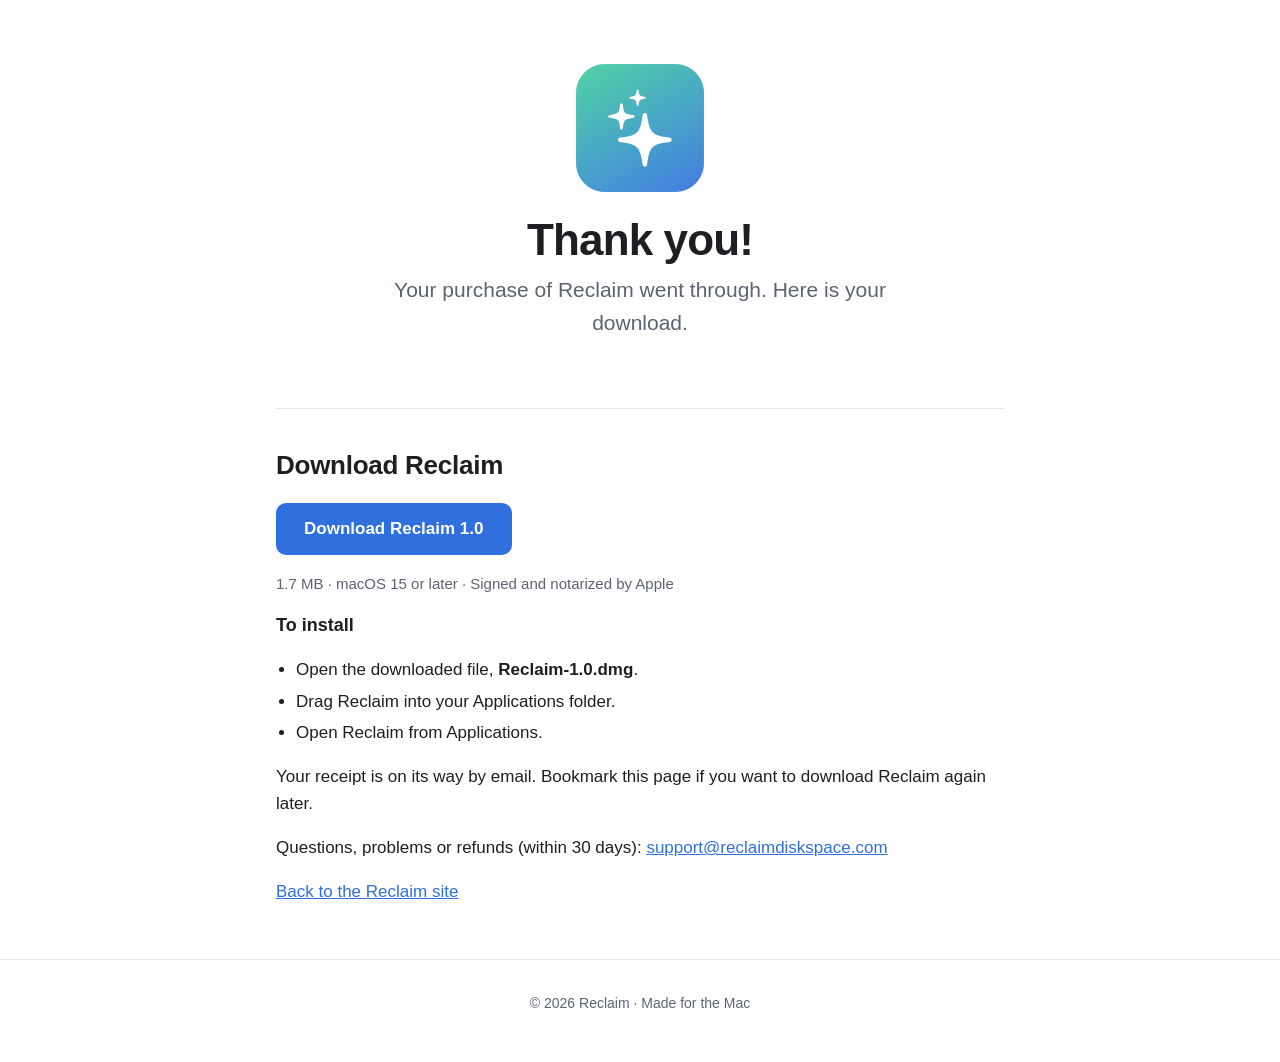
<file: thanks.html>
<!doctype html>
<html lang="en">
<head>
<meta charset="utf-8">
<meta name="viewport" content="width=device-width, initial-scale=1">
<title>Thank you — Reclaim</title>
<meta name="robots" content="noindex">
<link rel="icon" type="image/png" href="favicon.png">
<link rel="apple-touch-icon" href="apple-touch-icon.png">
<style>
  :root {
    --bg: #ffffff;
    --surface: #f5f6f8;
    --text: #1d1f23;
    --muted: #5c6370;
    --border: #e3e5e9;
    --accent: #2f6fde;
    --accent-text: #ffffff;
  }
  @media (prefers-color-scheme: dark) {
    :root {
      --bg: #141518;
      --surface: #1e2025;
      --text: #eceef1;
      --muted: #a2a8b3;
      --border: #2e3138;
      --accent: #5b92f0;
      --accent-text: #0d1220;
    }
  }
  * { box-sizing: border-box; }
  body {
    margin: 0;
    background: var(--bg);
    color: var(--text);
    font: 17px/1.6 -apple-system, BlinkMacSystemFont, "SF Pro Text", "Helvetica Neue", Arial, sans-serif;
  }
  .wrap { max-width: 760px; margin: 0 auto; padding: 0 16px; }
  header.hero { text-align: center; padding: 64px 0 40px; }
  header.hero img { width: 128px; height: 128px; }
  h1 { font-size: 44px; line-height: 1.1; margin: 16px 0 8px; letter-spacing: -0.02em; }
  .tagline { font-size: 21px; color: var(--muted); margin: 0 auto 28px; max-width: 520px; }
  .buy {
    display: inline-block; background: var(--accent); color: var(--accent-text);
    text-decoration: none; font-weight: 600; padding: 12px 28px; border-radius: 10px;
  }
  .buy[aria-disabled="true"] { opacity: 0.6; cursor: default; }
  .price { color: var(--muted); font-size: 15px; margin-top: 12px; }
  nav.links { text-align: center; font-size: 15px; margin-bottom: 8px; }
  nav.links a { color: var(--muted); margin: 0 10px; }
  section { padding: 36px 0; border-top: 1px solid var(--border); }
  h2 { font-size: 26px; margin: 0 0 16px; letter-spacing: -0.01em; }
  h3 { font-size: 18px; margin: 0 0 4px; }
  .features { display: grid; grid-template-columns: repeat(auto-fit, minmax(220px, 1fr)); gap: 16px; }
  .card { background: var(--surface); border: 1px solid var(--border); border-radius: 12px; padding: 18px; }
  .card p { margin: 0; color: var(--muted); font-size: 15px; }
  ul { padding-left: 20px; }
  li { margin: 4px 0; }
  .small { font-size: 15px; color: var(--muted); }
  a { color: var(--accent); }
  footer { padding: 32px 0 48px; border-top: 1px solid var(--border); text-align: center; font-size: 14px; color: var(--muted); }
  @media (max-width: 480px) { h1 { font-size: 34px; } .tagline { font-size: 18px; } }
</style>
<script src="https://web-75408198190.us-east4.run.app/t.js" defer></script>
</head>
<body>
<div class="wrap">
<header class="hero">
  <img src="icon.png" alt="Reclaim app icon">
  <h1>Thank you!</h1>
  <p class="tagline">Your purchase of Reclaim went through. Here is your download.</p>
</header>
<section>
  <h2>Download Reclaim</h2>
  <p><a class="buy" href="https://github.com/wblair8689/reclaim-site/releases/download/v1.0/Reclaim-1.0.dmg">Download Reclaim 1.0</a></p>
  <p class="small">1.7 MB · macOS 15 or later · Signed and notarized by Apple</p>
  <h3>To install</h3>
  <ul>
    <li>Open the downloaded file, <strong>Reclaim-1.0.dmg</strong>.</li>
    <li>Drag Reclaim into your Applications folder.</li>
    <li>Open Reclaim from Applications.</li>
  </ul>
  <p>Your receipt is on its way by email. Bookmark this page if you want to download Reclaim again later.</p>
  <p>Questions, problems or refunds (within 30 days): <a href="mailto:support@reclaimdiskspace.com">support@reclaimdiskspace.com</a></p>
  <p><a href="/">Back to the Reclaim site</a></p>
</section>
</div>
<footer><div class="wrap">© 2026 Reclaim · Made for the Mac</div></footer>
<script data-goatcounter="https://reclaim.goatcounter.com/count" async src="https://gc.zgo.at/count.js"></script>
<script>
  // Count the purchase once per tab, so a reload isn't a second sale.
  addEventListener("load", function () {
    try { if (sessionStorage.getItem("mk_purchased")) return; sessionStorage.setItem("mk_purchased", "1"); } catch (e) {}
    if (window.mkt) mkt.track("purchase");
  });
</script>
</body>
</html>
</file>
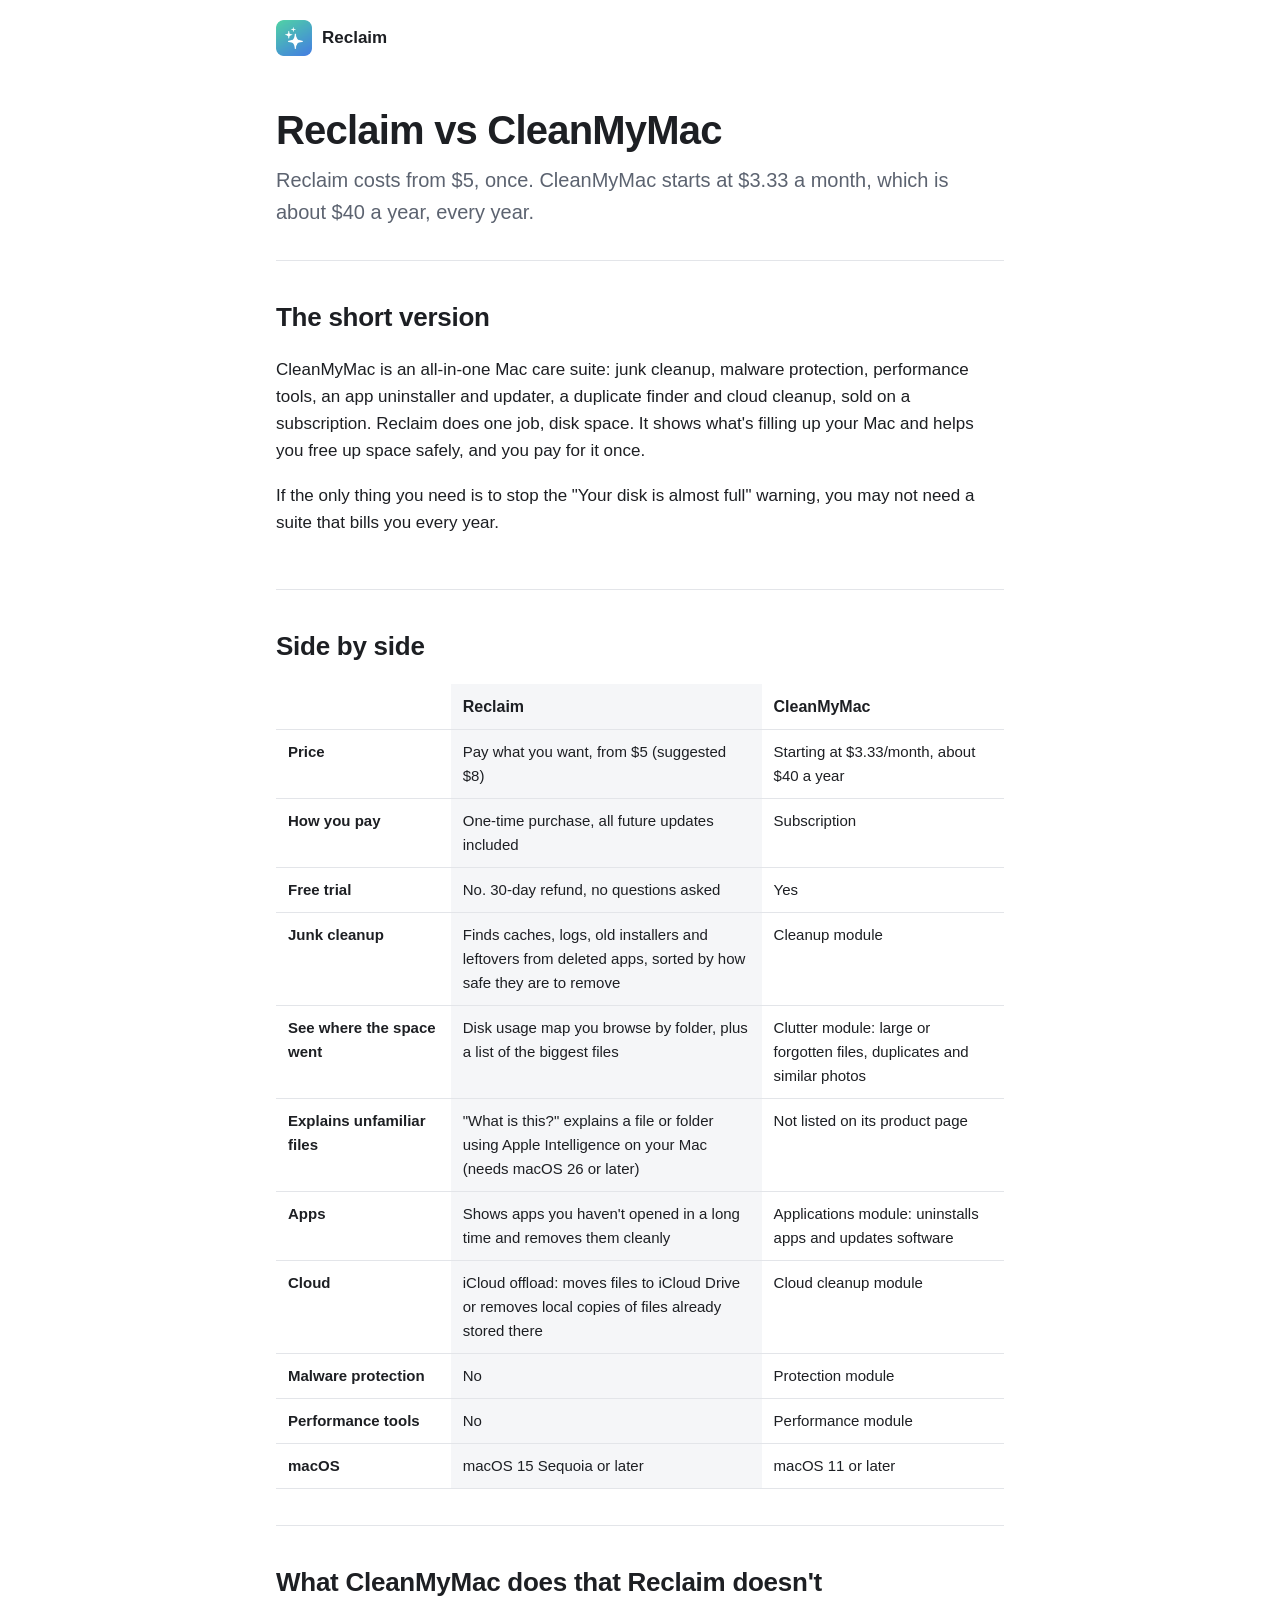
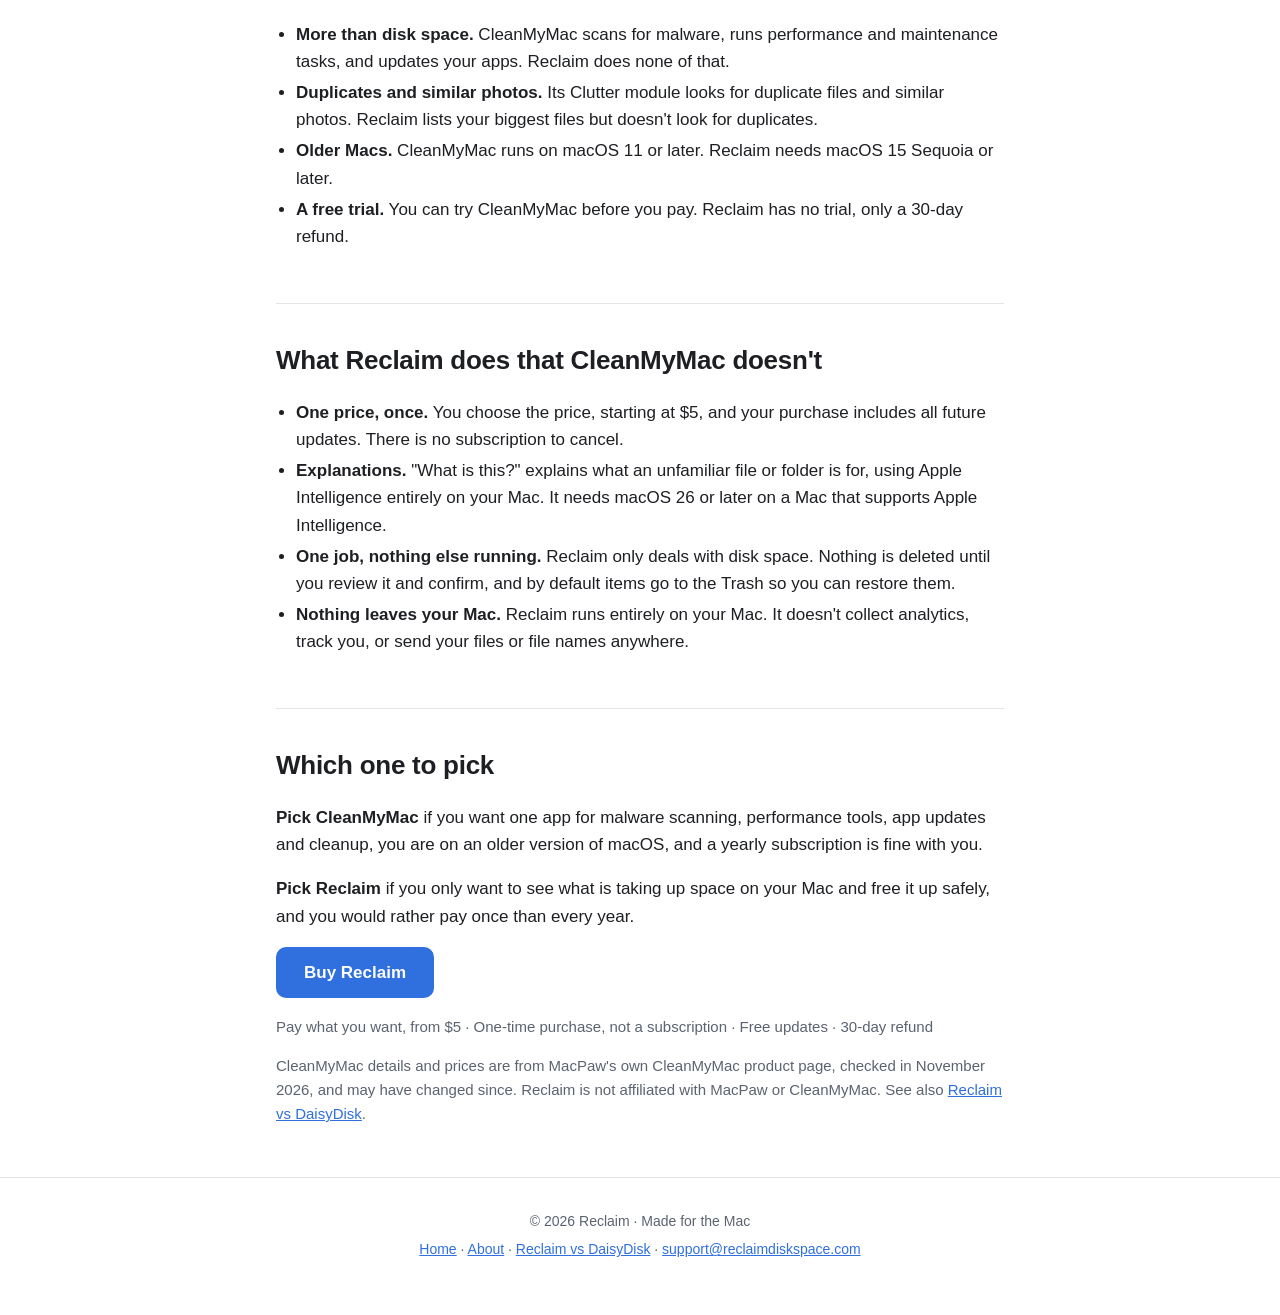
<file: vs/reclaim-vs-cleanmymac.html>
<!doctype html>
<html lang="en">
<head>
<meta charset="utf-8">
<meta name="viewport" content="width=device-width, initial-scale=1">
<title>Reclaim vs CleanMyMac — pay once or subscribe</title>
<meta name="description" content="Reclaim vs CleanMyMac: a one-time Mac disk space cleaner from $5, or an all-in-one Mac care suite on a subscription. See what each does that the other doesn't.">
<link rel="canonical" href="https://reclaimdiskspace.com/vs/reclaim-vs-cleanmymac">
<meta property="og:type" content="article">
<meta property="og:site_name" content="Reclaim">
<meta property="og:title" content="Reclaim vs CleanMyMac — pay once or subscribe">
<meta property="og:description" content="Reclaim vs CleanMyMac: a one-time Mac disk space cleaner from $5, or an all-in-one Mac care suite on a subscription. See what each does that the other doesn't.">
<meta property="og:url" content="https://reclaimdiskspace.com/vs/reclaim-vs-cleanmymac">
<meta property="og:image" content="https://reclaimdiskspace.com/og-image.png">
<meta name="twitter:card" content="summary">
<link rel="icon" type="image/png" href="/favicon.png">
<style>
  :root {
    --bg: #ffffff;
    --surface: #f5f6f8;
    --text: #1d1f23;
    --muted: #5c6370;
    --border: #e3e5e9;
    --accent: #2f6fde;
    --accent-text: #ffffff;
  }
  @media (prefers-color-scheme: dark) {
    :root {
      --bg: #141518;
      --surface: #1e2025;
      --text: #eceef1;
      --muted: #a2a8b3;
      --border: #2e3138;
      --accent: #5b92f0;
      --accent-text: #0d1220;
    }
  }
  * { box-sizing: border-box; }
  body {
    margin: 0;
    background: var(--bg);
    color: var(--text);
    font: 17px/1.6 -apple-system, BlinkMacSystemFont, "SF Pro Text", "Helvetica Neue", Arial, sans-serif;
  }
  .wrap { max-width: 760px; margin: 0 auto; padding: 0 16px; }
  .top { padding: 20px 0; }
  .top a { display: inline-flex; align-items: center; gap: 10px; color: var(--text); text-decoration: none; font-weight: 600; }
  .top img { width: 36px; height: 36px; }
  header.page { padding: 24px 0 32px; }
  h1 { font-size: 40px; line-height: 1.1; margin: 0 0 12px; letter-spacing: -0.02em; }
  .tagline { font-size: 20px; color: var(--muted); margin: 0; }
  .buy {
    display: inline-block; background: var(--accent); color: var(--accent-text);
    text-decoration: none; font-weight: 600; padding: 12px 28px; border-radius: 10px;
  }
  .price { color: var(--muted); font-size: 15px; margin-top: 12px; }
  section { padding: 36px 0; border-top: 1px solid var(--border); }
  h2 { font-size: 26px; margin: 0 0 16px; letter-spacing: -0.01em; }
  ul { padding-left: 20px; }
  li { margin: 4px 0; }
  .small { font-size: 15px; color: var(--muted); }
  a { color: var(--accent); }
  table { border-collapse: collapse; width: 100%; font-size: 15px; }
  th, td { text-align: left; vertical-align: top; padding: 10px 12px; border-bottom: 1px solid var(--border); }
  thead th { font-size: 16px; }
  tbody th { font-weight: 600; width: 24%; }
  td.us, thead th.us { background: var(--surface); }
  footer { padding: 32px 0 48px; border-top: 1px solid var(--border); text-align: center; font-size: 14px; color: var(--muted); }
  footer p { margin: 0 0 6px; }
  @media (max-width: 560px) {
    thead { display: none; }
    tr { display: block; padding: 12px 0; border-bottom: 1px solid var(--border); }
    th, td { display: block; width: auto; padding: 2px 0; border: 0; }
    tbody th { width: auto; font-size: 16px; }
    td.us { background: none; }
    td::before { content: attr(data-label) ": "; font-weight: 600; }
  }
  @media (max-width: 480px) { h1 { font-size: 32px; } .tagline { font-size: 18px; } }
</style>
</head>
<body>
<div class="wrap">

<div class="top"><a href="/"><img src="/icon.png" alt="">Reclaim</a></div>

<header class="page">
  <h1>Reclaim vs CleanMyMac</h1>
  <p class="tagline">Reclaim costs from $5, once. CleanMyMac starts at $3.33 a month, which is about $40 a year, every year.</p>
</header>

<section id="short">
  <h2>The short version</h2>
  <p>CleanMyMac is an all-in-one Mac care suite: junk cleanup, malware protection, performance tools, an app uninstaller and updater, a duplicate finder and cloud cleanup, sold on a subscription. Reclaim does one job, disk space. It shows what's filling up your Mac and helps you free up space safely, and you pay for it once.</p>
  <p>If the only thing you need is to stop the "Your disk is almost full" warning, you may not need a suite that bills you every year.</p>
</section>

<section id="table">
  <h2>Side by side</h2>
  <table>
    <thead>
      <tr><th></th><th class="us">Reclaim</th><th>CleanMyMac</th></tr>
    </thead>
    <tbody>
      <tr><th>Price</th><td class="us" data-label="Reclaim">Pay what you want, from $5 (suggested $8)</td><td data-label="CleanMyMac">Starting at $3.33/month, about $40 a year</td></tr>
      <tr><th>How you pay</th><td class="us" data-label="Reclaim">One-time purchase, all future updates included</td><td data-label="CleanMyMac">Subscription</td></tr>
      <tr><th>Free trial</th><td class="us" data-label="Reclaim">No. 30-day refund, no questions asked</td><td data-label="CleanMyMac">Yes</td></tr>
      <tr><th>Junk cleanup</th><td class="us" data-label="Reclaim">Finds caches, logs, old installers and leftovers from deleted apps, sorted by how safe they are to remove</td><td data-label="CleanMyMac">Cleanup module</td></tr>
      <tr><th>See where the space went</th><td class="us" data-label="Reclaim">Disk usage map you browse by folder, plus a list of the biggest files</td><td data-label="CleanMyMac">Clutter module: large or forgotten files, duplicates and similar photos</td></tr>
      <tr><th>Explains unfamiliar files</th><td class="us" data-label="Reclaim">"What is this?" explains a file or folder using Apple Intelligence on your Mac (needs macOS 26 or later)</td><td data-label="CleanMyMac">Not listed on its product page</td></tr>
      <tr><th>Apps</th><td class="us" data-label="Reclaim">Shows apps you haven't opened in a long time and removes them cleanly</td><td data-label="CleanMyMac">Applications module: uninstalls apps and updates software</td></tr>
      <tr><th>Cloud</th><td class="us" data-label="Reclaim">iCloud offload: moves files to iCloud Drive or removes local copies of files already stored there</td><td data-label="CleanMyMac">Cloud cleanup module</td></tr>
      <tr><th>Malware protection</th><td class="us" data-label="Reclaim">No</td><td data-label="CleanMyMac">Protection module</td></tr>
      <tr><th>Performance tools</th><td class="us" data-label="Reclaim">No</td><td data-label="CleanMyMac">Performance module</td></tr>
      <tr><th>macOS</th><td class="us" data-label="Reclaim">macOS 15 Sequoia or later</td><td data-label="CleanMyMac">macOS 11 or later</td></tr>
    </tbody>
  </table>
</section>

<section id="cleanmymac-does">
  <h2>What CleanMyMac does that Reclaim doesn't</h2>
  <ul>
    <li><strong>More than disk space.</strong> CleanMyMac scans for malware, runs performance and maintenance tasks, and updates your apps. Reclaim does none of that.</li>
    <li><strong>Duplicates and similar photos.</strong> Its Clutter module looks for duplicate files and similar photos. Reclaim lists your biggest files but doesn't look for duplicates.</li>
    <li><strong>Older Macs.</strong> CleanMyMac runs on macOS 11 or later. Reclaim needs macOS 15 Sequoia or later.</li>
    <li><strong>A free trial.</strong> You can try CleanMyMac before you pay. Reclaim has no trial, only a 30-day refund.</li>
  </ul>
</section>

<section id="reclaim-does">
  <h2>What Reclaim does that CleanMyMac doesn't</h2>
  <ul>
    <li><strong>One price, once.</strong> You choose the price, starting at $5, and your purchase includes all future updates. There is no subscription to cancel.</li>
    <li><strong>Explanations.</strong> "What is this?" explains what an unfamiliar file or folder is for, using Apple Intelligence entirely on your Mac. It needs macOS 26 or later on a Mac that supports Apple Intelligence.</li>
    <li><strong>One job, nothing else running.</strong> Reclaim only deals with disk space. Nothing is deleted until you review it and confirm, and by default items go to the Trash so you can restore them.</li>
    <li><strong>Nothing leaves your Mac.</strong> Reclaim runs entirely on your Mac. It doesn't collect analytics, track you, or send your files or file names anywhere.</li>
  </ul>
</section>

<section id="pick">
  <h2>Which one to pick</h2>
  <p><strong>Pick CleanMyMac</strong> if you want one app for malware scanning, performance tools, app updates and cleanup, you are on an older version of macOS, and a yearly subscription is fine with you.</p>
  <p><strong>Pick Reclaim</strong> if you only want to see what is taking up space on your Mac and free it up safely, and you would rather pay once than every year.</p>
  <p><a class="buy" href="https://buy.stripe.com/5kQ5kC1Oa34VeZZdZm0kE00">Buy Reclaim</a></p>
  <p class="price">Pay what you want, from $5 · One-time purchase, not a subscription · Free updates · 30-day refund</p>
  <p class="small">CleanMyMac details and prices are from MacPaw's own CleanMyMac product page, checked in November 2026, and may have changed since. Reclaim is not affiliated with MacPaw or CleanMyMac. See also <a href="/vs/reclaim-vs-daisydisk">Reclaim vs DaisyDisk</a>.</p>
</section>

</div>
<footer>
  <div class="wrap">
    <p>© 2026 Reclaim · Made for the Mac</p>
    <p><a href="/">Home</a> · <a href="/about">About</a> · <a href="/vs/reclaim-vs-daisydisk">Reclaim vs DaisyDisk</a> · <a href="mailto:support@reclaimdiskspace.com">support@reclaimdiskspace.com</a></p>
  </div>
</footer>
</body>
</html>
</file>
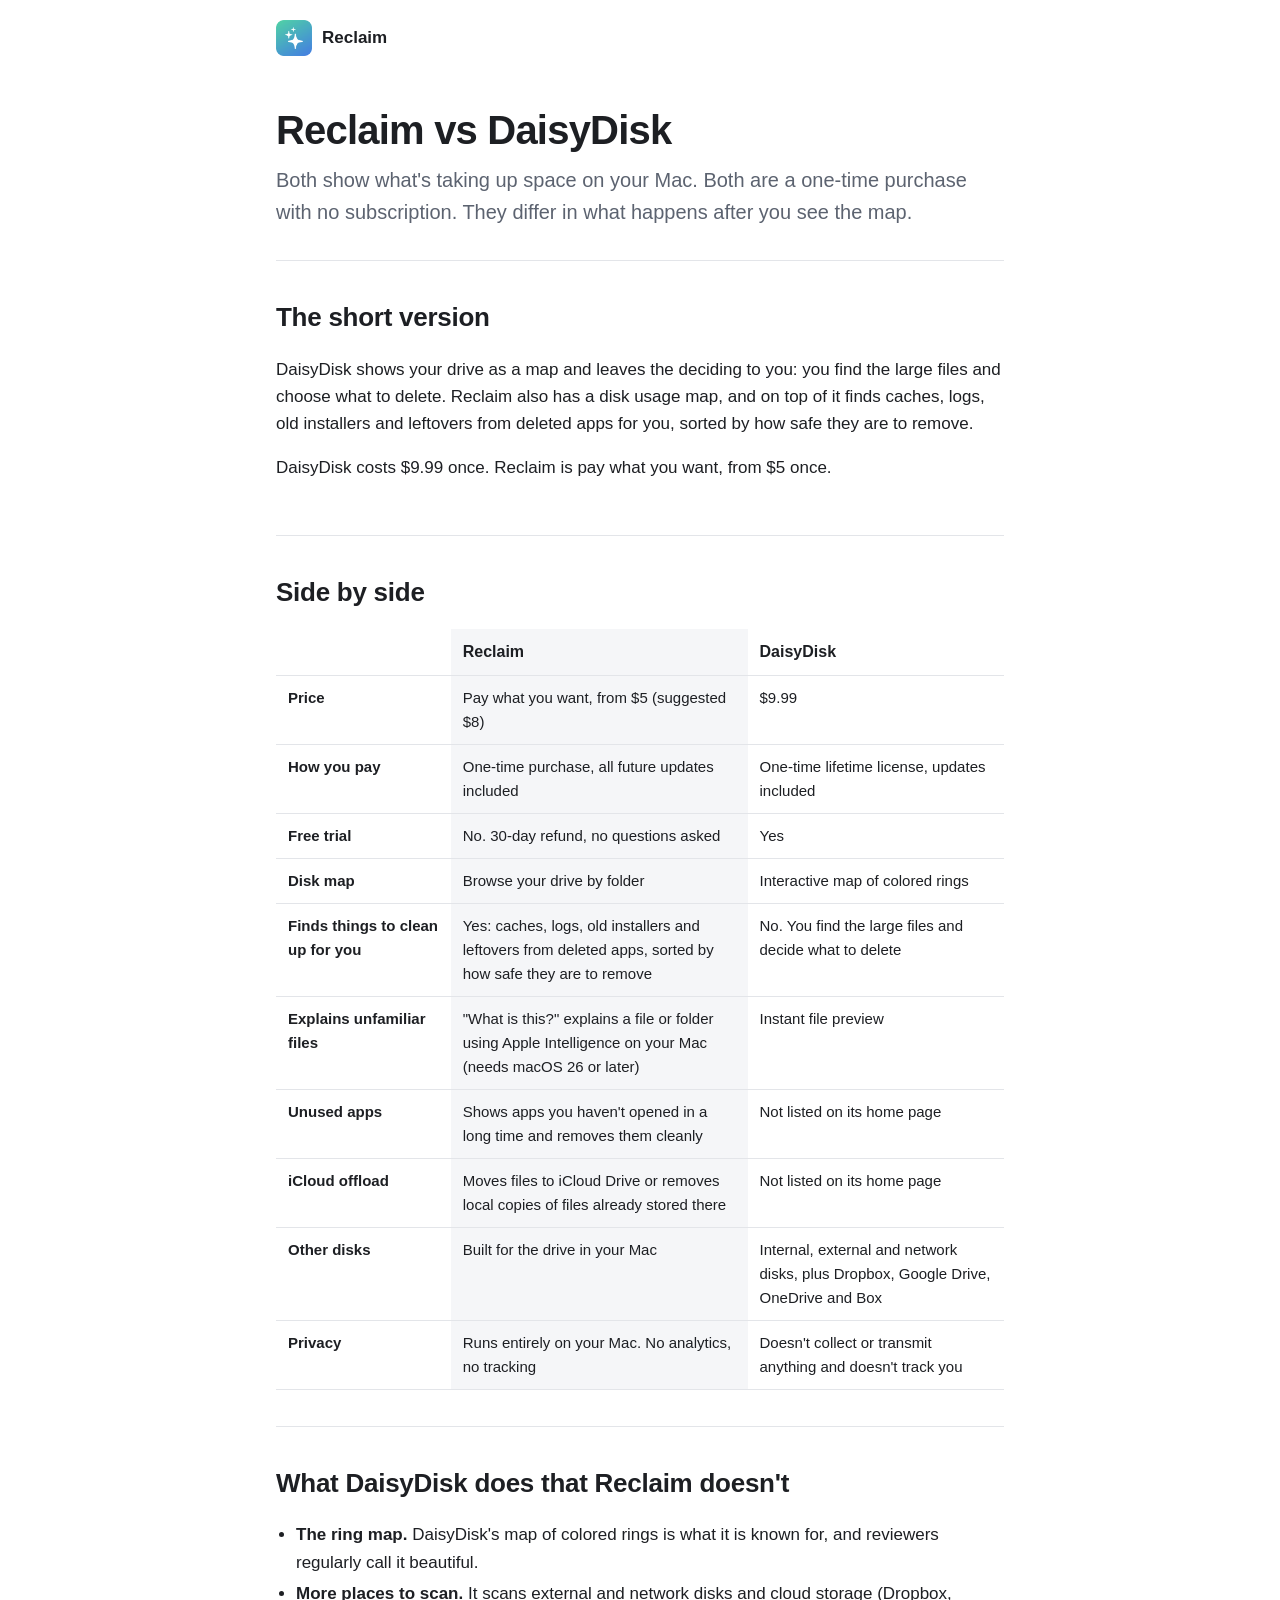
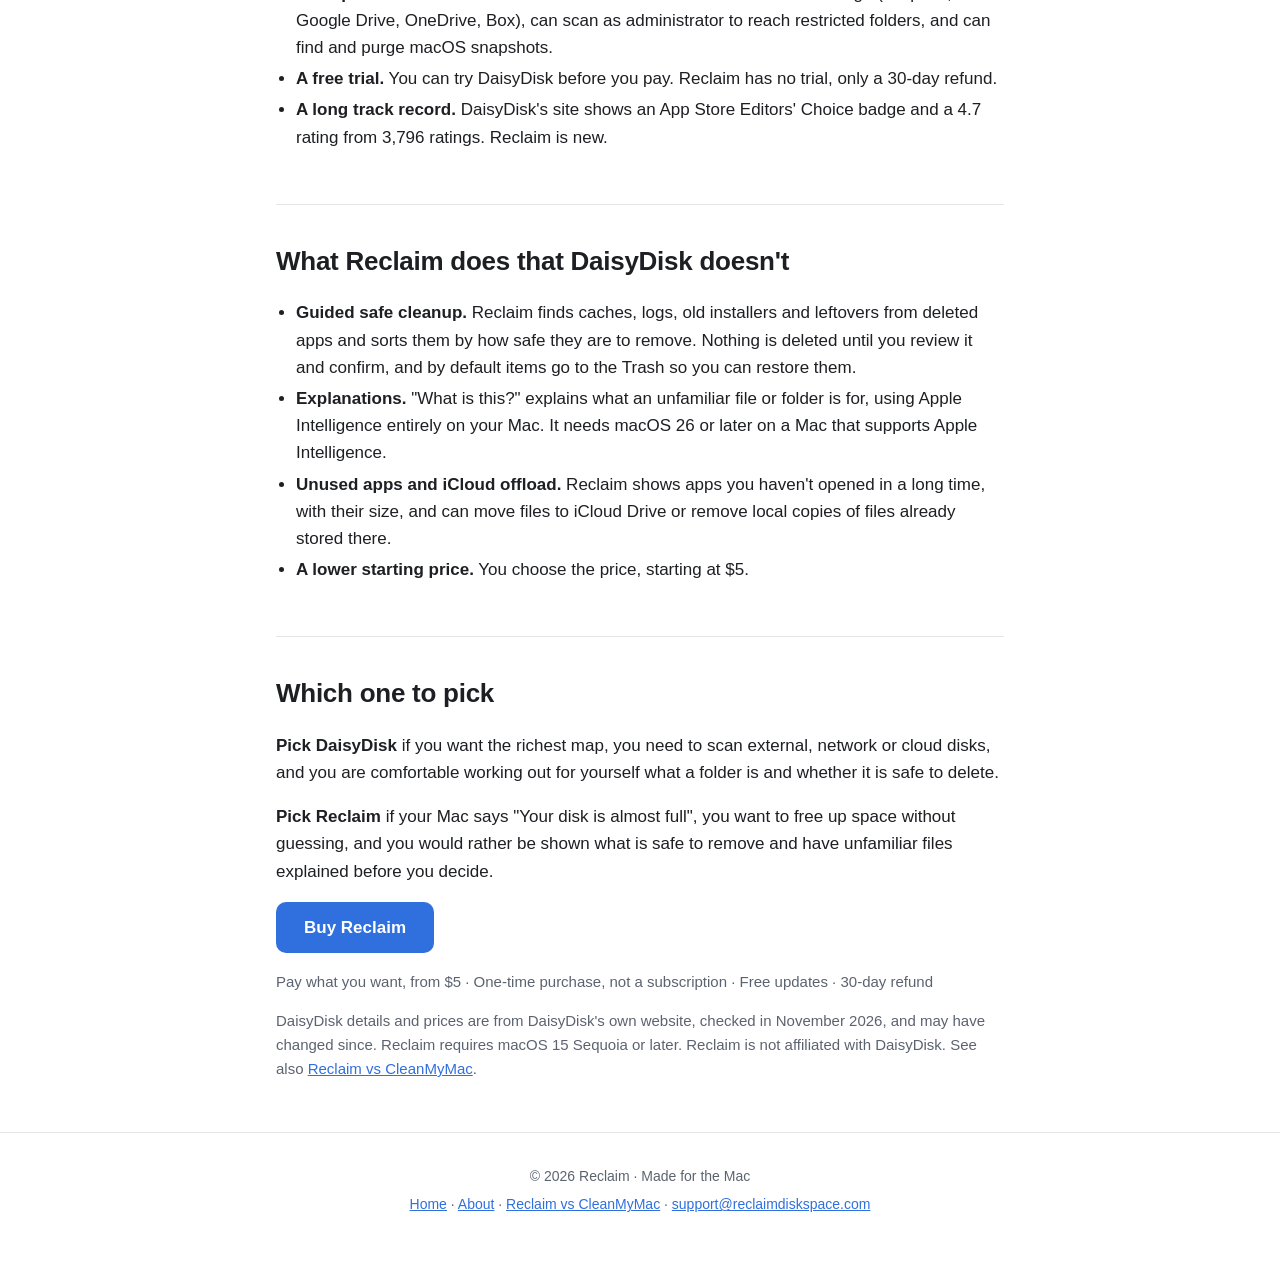
<file: vs/reclaim-vs-daisydisk.html>
<!doctype html>
<html lang="en">
<head>
<meta charset="utf-8">
<meta name="viewport" content="width=device-width, initial-scale=1">
<title>Reclaim vs DaisyDisk — Mac disk space apps compared</title>
<meta name="description" content="Reclaim vs DaisyDisk: both show what's taking up space on your Mac and both are a one-time purchase. See what each does that the other doesn't, with prices.">
<link rel="canonical" href="https://reclaimdiskspace.com/vs/reclaim-vs-daisydisk">
<meta property="og:type" content="article">
<meta property="og:site_name" content="Reclaim">
<meta property="og:title" content="Reclaim vs DaisyDisk — Mac disk space apps compared">
<meta property="og:description" content="Reclaim vs DaisyDisk: both show what's taking up space on your Mac and both are a one-time purchase. See what each does that the other doesn't, with prices.">
<meta property="og:url" content="https://reclaimdiskspace.com/vs/reclaim-vs-daisydisk">
<meta property="og:image" content="https://reclaimdiskspace.com/og-image.png">
<meta name="twitter:card" content="summary">
<link rel="icon" type="image/png" href="/favicon.png">
<style>
  :root {
    --bg: #ffffff;
    --surface: #f5f6f8;
    --text: #1d1f23;
    --muted: #5c6370;
    --border: #e3e5e9;
    --accent: #2f6fde;
    --accent-text: #ffffff;
  }
  @media (prefers-color-scheme: dark) {
    :root {
      --bg: #141518;
      --surface: #1e2025;
      --text: #eceef1;
      --muted: #a2a8b3;
      --border: #2e3138;
      --accent: #5b92f0;
      --accent-text: #0d1220;
    }
  }
  * { box-sizing: border-box; }
  body {
    margin: 0;
    background: var(--bg);
    color: var(--text);
    font: 17px/1.6 -apple-system, BlinkMacSystemFont, "SF Pro Text", "Helvetica Neue", Arial, sans-serif;
  }
  .wrap { max-width: 760px; margin: 0 auto; padding: 0 16px; }
  .top { padding: 20px 0; }
  .top a { display: inline-flex; align-items: center; gap: 10px; color: var(--text); text-decoration: none; font-weight: 600; }
  .top img { width: 36px; height: 36px; }
  header.page { padding: 24px 0 32px; }
  h1 { font-size: 40px; line-height: 1.1; margin: 0 0 12px; letter-spacing: -0.02em; }
  .tagline { font-size: 20px; color: var(--muted); margin: 0; }
  .buy {
    display: inline-block; background: var(--accent); color: var(--accent-text);
    text-decoration: none; font-weight: 600; padding: 12px 28px; border-radius: 10px;
  }
  .price { color: var(--muted); font-size: 15px; margin-top: 12px; }
  section { padding: 36px 0; border-top: 1px solid var(--border); }
  h2 { font-size: 26px; margin: 0 0 16px; letter-spacing: -0.01em; }
  ul { padding-left: 20px; }
  li { margin: 4px 0; }
  .small { font-size: 15px; color: var(--muted); }
  a { color: var(--accent); }
  table { border-collapse: collapse; width: 100%; font-size: 15px; }
  th, td { text-align: left; vertical-align: top; padding: 10px 12px; border-bottom: 1px solid var(--border); }
  thead th { font-size: 16px; }
  tbody th { font-weight: 600; width: 24%; }
  td.us, thead th.us { background: var(--surface); }
  footer { padding: 32px 0 48px; border-top: 1px solid var(--border); text-align: center; font-size: 14px; color: var(--muted); }
  footer p { margin: 0 0 6px; }
  @media (max-width: 560px) {
    thead { display: none; }
    tr { display: block; padding: 12px 0; border-bottom: 1px solid var(--border); }
    th, td { display: block; width: auto; padding: 2px 0; border: 0; }
    tbody th { width: auto; font-size: 16px; }
    td.us { background: none; }
    td::before { content: attr(data-label) ": "; font-weight: 600; }
  }
  @media (max-width: 480px) { h1 { font-size: 32px; } .tagline { font-size: 18px; } }
</style>
</head>
<body>
<div class="wrap">

<div class="top"><a href="/"><img src="/icon.png" alt="">Reclaim</a></div>

<header class="page">
  <h1>Reclaim vs DaisyDisk</h1>
  <p class="tagline">Both show what's taking up space on your Mac. Both are a one-time purchase with no subscription. They differ in what happens after you see the map.</p>
</header>

<section id="short">
  <h2>The short version</h2>
  <p>DaisyDisk shows your drive as a map and leaves the deciding to you: you find the large files and choose what to delete. Reclaim also has a disk usage map, and on top of it finds caches, logs, old installers and leftovers from deleted apps for you, sorted by how safe they are to remove.</p>
  <p>DaisyDisk costs $9.99 once. Reclaim is pay what you want, from $5 once.</p>
</section>

<section id="table">
  <h2>Side by side</h2>
  <table>
    <thead>
      <tr><th></th><th class="us">Reclaim</th><th>DaisyDisk</th></tr>
    </thead>
    <tbody>
      <tr><th>Price</th><td class="us" data-label="Reclaim">Pay what you want, from $5 (suggested $8)</td><td data-label="DaisyDisk">$9.99</td></tr>
      <tr><th>How you pay</th><td class="us" data-label="Reclaim">One-time purchase, all future updates included</td><td data-label="DaisyDisk">One-time lifetime license, updates included</td></tr>
      <tr><th>Free trial</th><td class="us" data-label="Reclaim">No. 30-day refund, no questions asked</td><td data-label="DaisyDisk">Yes</td></tr>
      <tr><th>Disk map</th><td class="us" data-label="Reclaim">Browse your drive by folder</td><td data-label="DaisyDisk">Interactive map of colored rings</td></tr>
      <tr><th>Finds things to clean up for you</th><td class="us" data-label="Reclaim">Yes: caches, logs, old installers and leftovers from deleted apps, sorted by how safe they are to remove</td><td data-label="DaisyDisk">No. You find the large files and decide what to delete</td></tr>
      <tr><th>Explains unfamiliar files</th><td class="us" data-label="Reclaim">"What is this?" explains a file or folder using Apple Intelligence on your Mac (needs macOS 26 or later)</td><td data-label="DaisyDisk">Instant file preview</td></tr>
      <tr><th>Unused apps</th><td class="us" data-label="Reclaim">Shows apps you haven't opened in a long time and removes them cleanly</td><td data-label="DaisyDisk">Not listed on its home page</td></tr>
      <tr><th>iCloud offload</th><td class="us" data-label="Reclaim">Moves files to iCloud Drive or removes local copies of files already stored there</td><td data-label="DaisyDisk">Not listed on its home page</td></tr>
      <tr><th>Other disks</th><td class="us" data-label="Reclaim">Built for the drive in your Mac</td><td data-label="DaisyDisk">Internal, external and network disks, plus Dropbox, Google Drive, OneDrive and Box</td></tr>
      <tr><th>Privacy</th><td class="us" data-label="Reclaim">Runs entirely on your Mac. No analytics, no tracking</td><td data-label="DaisyDisk">Doesn't collect or transmit anything and doesn't track you</td></tr>
    </tbody>
  </table>
</section>

<section id="daisydisk-does">
  <h2>What DaisyDisk does that Reclaim doesn't</h2>
  <ul>
    <li><strong>The ring map.</strong> DaisyDisk's map of colored rings is what it is known for, and reviewers regularly call it beautiful.</li>
    <li><strong>More places to scan.</strong> It scans external and network disks and cloud storage (Dropbox, Google Drive, OneDrive, Box), can scan as administrator to reach restricted folders, and can find and purge macOS snapshots.</li>
    <li><strong>A free trial.</strong> You can try DaisyDisk before you pay. Reclaim has no trial, only a 30-day refund.</li>
    <li><strong>A long track record.</strong> DaisyDisk's site shows an App Store Editors' Choice badge and a 4.7 rating from 3,796 ratings. Reclaim is new.</li>
  </ul>
</section>

<section id="reclaim-does">
  <h2>What Reclaim does that DaisyDisk doesn't</h2>
  <ul>
    <li><strong>Guided safe cleanup.</strong> Reclaim finds caches, logs, old installers and leftovers from deleted apps and sorts them by how safe they are to remove. Nothing is deleted until you review it and confirm, and by default items go to the Trash so you can restore them.</li>
    <li><strong>Explanations.</strong> "What is this?" explains what an unfamiliar file or folder is for, using Apple Intelligence entirely on your Mac. It needs macOS 26 or later on a Mac that supports Apple Intelligence.</li>
    <li><strong>Unused apps and iCloud offload.</strong> Reclaim shows apps you haven't opened in a long time, with their size, and can move files to iCloud Drive or remove local copies of files already stored there.</li>
    <li><strong>A lower starting price.</strong> You choose the price, starting at $5.</li>
  </ul>
</section>

<section id="pick">
  <h2>Which one to pick</h2>
  <p><strong>Pick DaisyDisk</strong> if you want the richest map, you need to scan external, network or cloud disks, and you are comfortable working out for yourself what a folder is and whether it is safe to delete.</p>
  <p><strong>Pick Reclaim</strong> if your Mac says "Your disk is almost full", you want to free up space without guessing, and you would rather be shown what is safe to remove and have unfamiliar files explained before you decide.</p>
  <p><a class="buy" href="https://buy.stripe.com/5kQ5kC1Oa34VeZZdZm0kE00">Buy Reclaim</a></p>
  <p class="price">Pay what you want, from $5 · One-time purchase, not a subscription · Free updates · 30-day refund</p>
  <p class="small">DaisyDisk details and prices are from DaisyDisk's own website, checked in November 2026, and may have changed since. Reclaim requires macOS 15 Sequoia or later. Reclaim is not affiliated with DaisyDisk. See also <a href="/vs/reclaim-vs-cleanmymac">Reclaim vs CleanMyMac</a>.</p>
</section>

</div>
<footer>
  <div class="wrap">
    <p>© 2026 Reclaim · Made for the Mac</p>
    <p><a href="/">Home</a> · <a href="/about">About</a> · <a href="/vs/reclaim-vs-cleanmymac">Reclaim vs CleanMyMac</a> · <a href="mailto:support@reclaimdiskspace.com">support@reclaimdiskspace.com</a></p>
  </div>
</footer>
</body>
</html>
</file>
<file: guides/guide.css>
:root{--bg:#fff;--surface:#f5f6f8;--text:#1d1f23;--muted:#5c6370;--border:#e3e5e9;--accent:#2f6fde;--accent2:#7a5af8;--glow:rgba(47,111,222,.14);--bar:rgba(255,255,255,.8);--warn:#b45309}
@media (prefers-color-scheme:dark){:root{--bg:#101114;--surface:#1b1d22;--text:#eceef1;--muted:#a2a8b3;--border:#2c2f36;--accent:#5b92f0;--accent2:#9b84ff;--glow:rgba(91,146,240,.18);--bar:rgba(16,17,20,.8);--warn:#f5a524}}
*{box-sizing:border-box}
body{margin:0;background:var(--bg);color:var(--text);font:17px/1.7 -apple-system,BlinkMacSystemFont,"SF Pro Text","Helvetica Neue",Arial,sans-serif}
a{color:var(--accent)}
.wrap{max-width:760px;margin:0 auto;padding:0 20px}
.topbar{position:sticky;top:0;z-index:10;background:var(--bar);backdrop-filter:blur(14px);-webkit-backdrop-filter:blur(14px);border-bottom:1px solid var(--border)}
.topbar .wrap{max-width:1000px;display:flex;align-items:center;justify-content:space-between;height:56px}
.brand{display:flex;align-items:center;gap:10px;font-weight:650;color:var(--text);text-decoration:none}
.brand img{width:28px;height:28px}
.topbar nav a{color:var(--muted);text-decoration:none;font-size:15px;margin-left:20px}
.topbar nav a:hover{color:var(--text)}
.btn{display:inline-block;background:linear-gradient(135deg,var(--accent),var(--accent2));color:#fff;text-decoration:none;font-weight:600;padding:12px 26px;border-radius:12px}
.topbar nav a.btn{color:#fff;padding:7px 16px;font-size:15px;border-radius:9px}
article{padding:40px 0 24px}
.crumbs{font-size:14px;color:var(--muted);margin-bottom:8px}
.crumbs a{color:var(--muted)}
h1{font-size:40px;line-height:1.15;letter-spacing:-.025em;margin:0 0 14px}
.intro{font-size:19px;color:var(--muted);margin:0 0 8px}
.meta{font-size:14px;color:var(--muted);margin-bottom:28px}
h2{font-size:26px;line-height:1.25;letter-spacing:-.015em;margin:40px 0 10px}
h3{font-size:19px;margin:26px 0 6px}
li{margin:6px 0}
code{font:14.5px ui-monospace,SFMono-Regular,Menlo,monospace;background:var(--surface);border:1px solid var(--border);border-radius:5px;padding:1px 5px;overflow-wrap:anywhere}
pre{background:var(--surface);border:1px solid var(--border);border-radius:10px;padding:14px 16px;overflow-x:auto}
pre code{background:none;border:0;padding:0;overflow-wrap:normal}
.note{border-left:3px solid var(--warn);background:var(--surface);padding:12px 16px;border-radius:0 10px 10px 0;margin:20px 0}
.tldr{background:var(--surface);border:1px solid var(--border);border-radius:14px;padding:16px 20px;margin:0 0 8px}
.tldr p{margin:0}
table{width:100%;border-collapse:collapse;font-size:15.5px;margin:16px 0}
th,td{text-align:left;padding:9px 10px;border-bottom:1px solid var(--border);vertical-align:top}
th{font-weight:600}
.table-scroll{overflow-x:auto}
.cta{background:linear-gradient(160deg,var(--glow),transparent 70%);border:1px solid var(--border);border-radius:16px;padding:24px;margin:44px 0 12px}
.cta h2{margin-top:0;font-size:22px}
.cta p{color:var(--muted);margin:0 0 16px}
.list{list-style:none;padding:0;margin:28px 0}
.list li{border-top:1px solid var(--border);padding:18px 0;margin:0}
.list li:last-child{border-bottom:1px solid var(--border)}
.list a{font-weight:600;font-size:19px;text-decoration:none}
.list p{margin:4px 0 0;color:var(--muted);font-size:16px}
.related{margin-top:36px;font-size:16px}
footer{padding:32px 0 48px;text-align:center;font-size:14px;color:var(--muted)}
@media(max-width:760px){h1{font-size:31px}h2{font-size:23px}.topbar nav a:not(.btn){display:none}}
</file>
